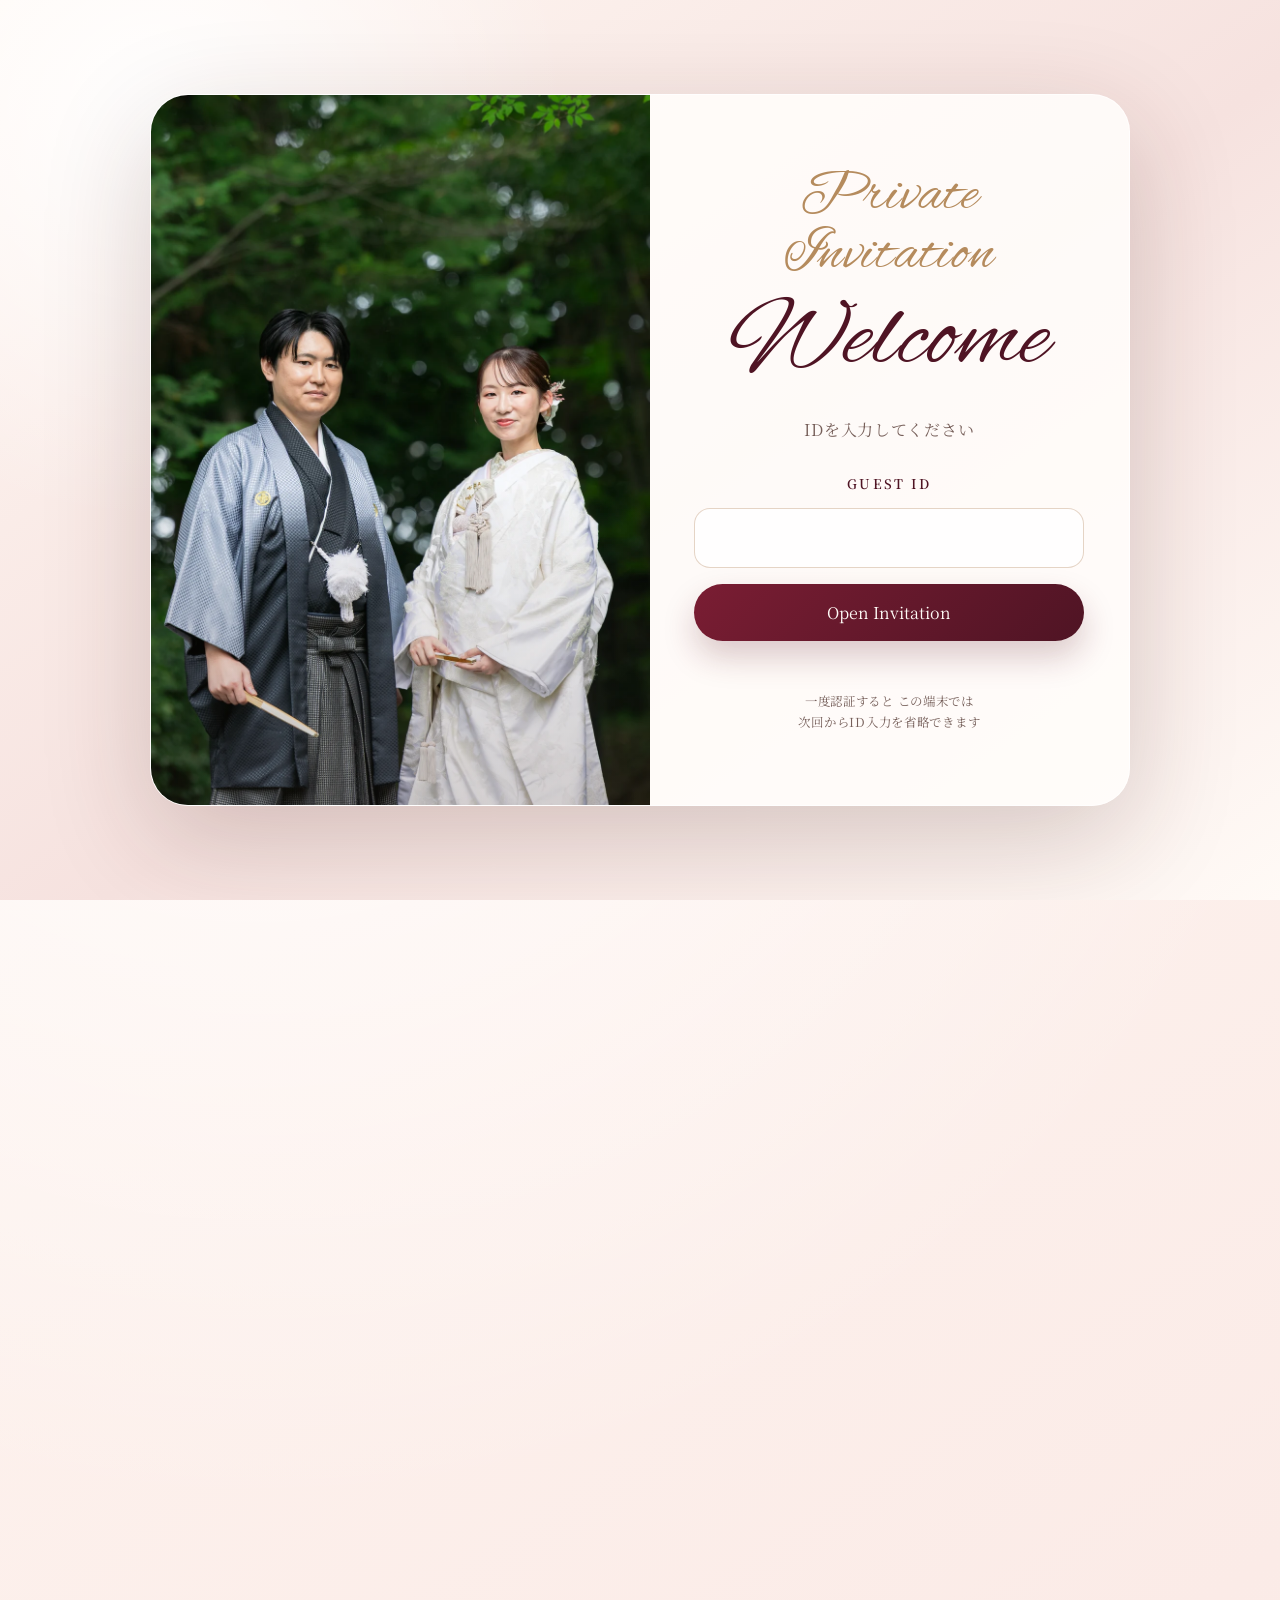
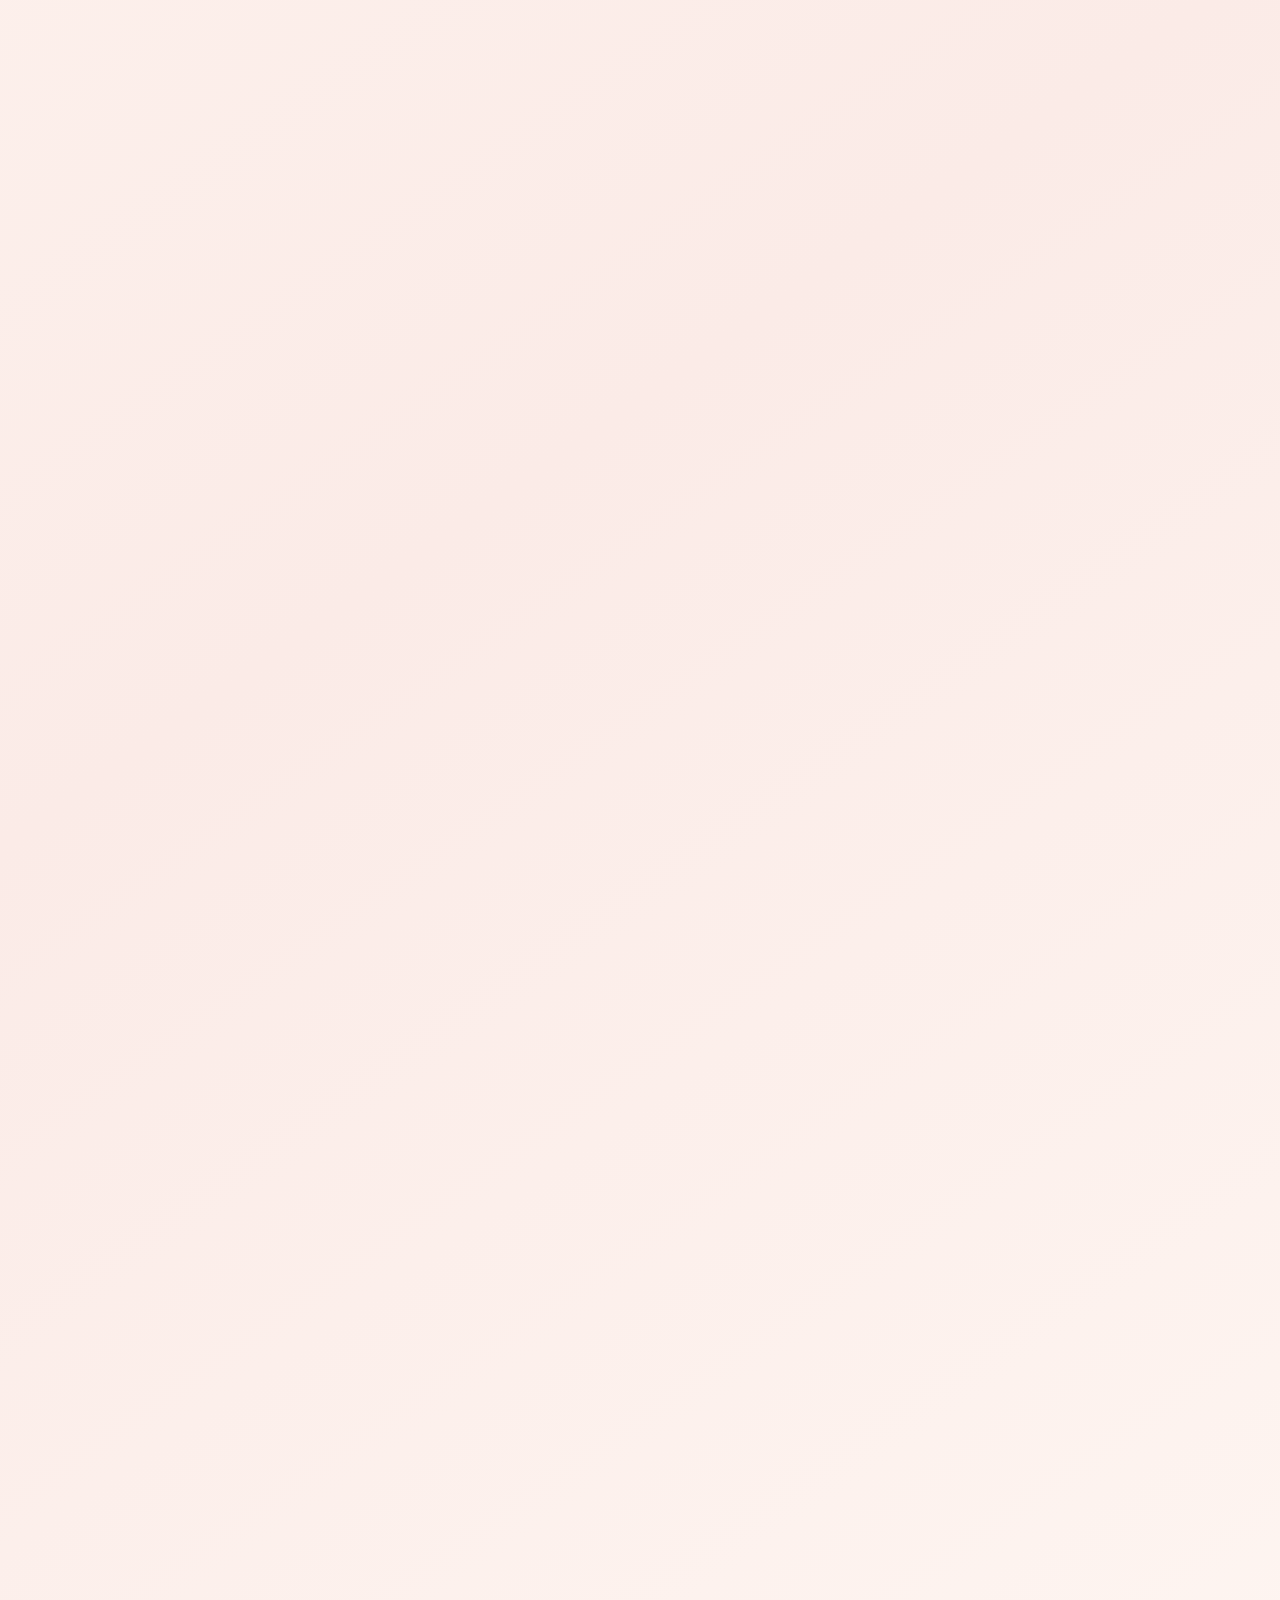
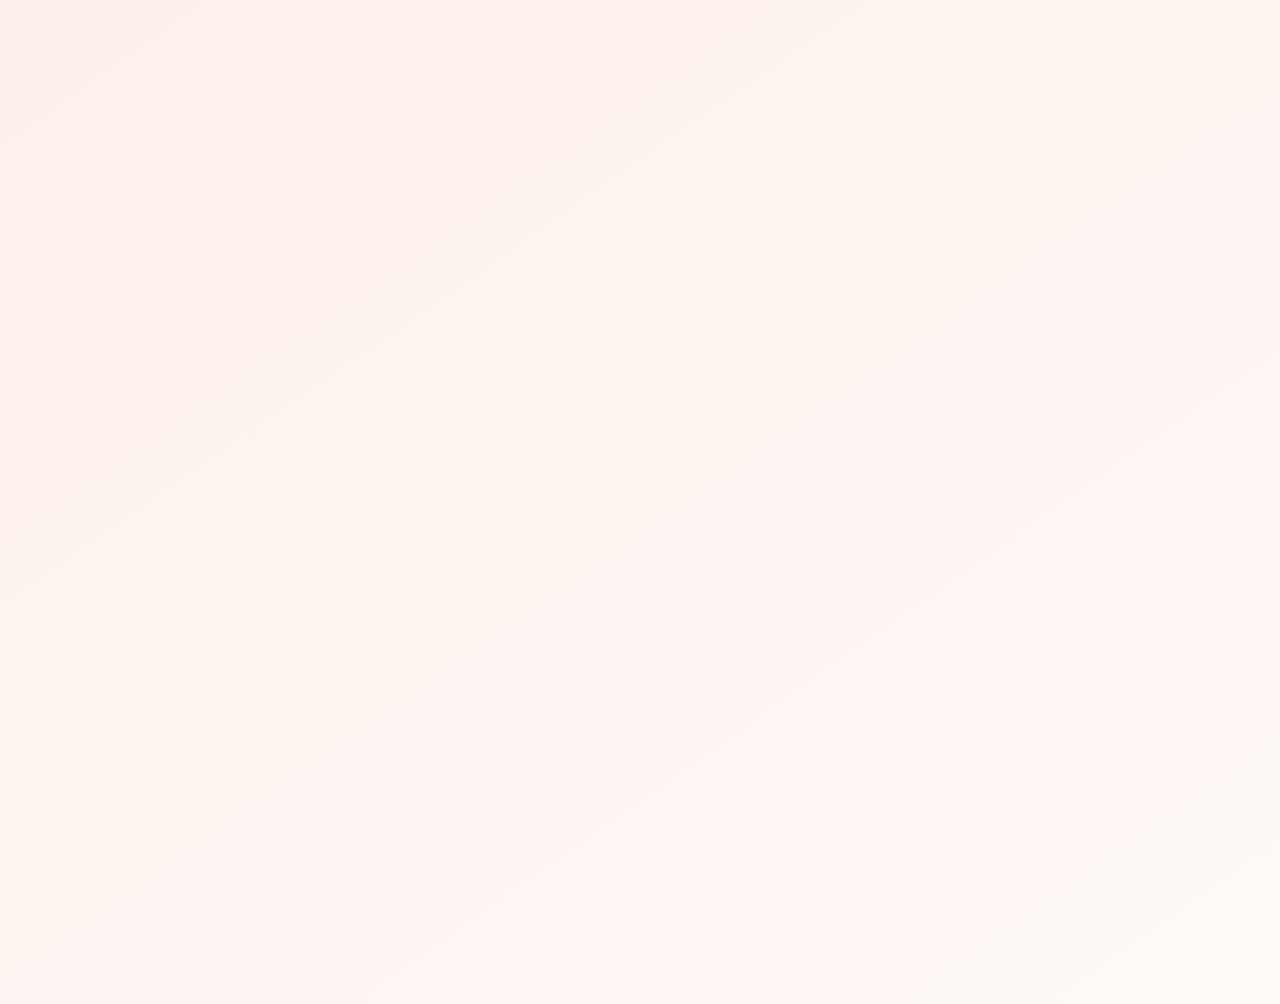
<file: index.html>
<!doctype html>
<html lang="ja">
<head>
  <meta charset="utf-8">
  <meta name="viewport" content="width=device-width, initial-scale=1">
  <meta name="robots" content="noindex,nofollow">
  <meta name="theme-color" content="#fff8f3">
  <title>Yusuke &amp; Aika Wedding Invitation</title>
  <link rel="icon" href="assets/favicon.svg" type="image/svg+xml">
  <link rel="preconnect" href="https://fonts.googleapis.com">
  <link rel="preconnect" href="https://fonts.gstatic.com" crossorigin>
  <link href="https://fonts.googleapis.com/css2?family=Alex+Brush&amp;family=Noto+Serif+JP:wght@400;500;600;700&amp;family=Old+Standard+TT:wght@400;700&amp;display=swap" rel="stylesheet">
  <link rel="stylesheet" href="css/style.css?v=20261122-song-vote-type">
</head>
<body class="auth-locked">
  <div id="thanksLoading" class="thanks-loading" role="status" aria-live="polite" hidden>
    <div class="thanks-loading-card">
      <div class="thanks-loading-icons" aria-hidden="true">
        <img class="thanks-loading-icon" src="assets/loading-baseball.png" width="80" height="80" alt="">
        <img class="thanks-loading-icon" src="assets/loading-mahjong.png" width="80" height="80" alt="">
        <img class="thanks-loading-icon" src="assets/loading-bass-clarinet.png" width="80" height="80" alt="">
      </div>
      <p>ふたりで準備しています…</p>
      <span>もう少しだけお待ちください</span>
    </div>
  </div>
  <div class="petal-layer" aria-hidden="true"></div>

  <section id="authOverlay" class="auth-overlay" aria-labelledby="authTitle">
    <div class="auth-card">
      <div class="auth-photo" aria-hidden="true">
        <img src="assets/wedding-27.webp" alt="" loading="eager">
      </div>
      <div class="auth-content">
        <p class="auth-kicker">Private Invitation</p>
        <h1 id="authTitle">Welcome</h1>
        <p class="auth-copy">
          IDを入力してください
        </p>
        <form id="authForm" class="auth-form" novalidate>
          <label for="guestIdEntry">Guest ID</label>
          <input id="guestIdEntry" name="guestIdEntry" type="text" inputmode="text" autocomplete="off" autocapitalize="none" spellcheck="false" required>
          <button id="authButton" class="primary-button" type="submit">Open Invitation</button>
          <p id="authStatus" class="form-status" aria-live="polite"></p>
        </form>
        <p class="auth-note">一度認証すると この端末では<br class="auth-note-break">次回からID入力を省略できます</p>
      </div>
    </div>
  </section>

  <div id="messageOverlay" class="message-overlay" role="button" tabindex="0" aria-label="招待状を開く" hidden>
    <div class="message-shade" aria-hidden="true"></div>
    <article class="message-card" aria-live="polite">
      <div class="message-card-content">
      <p class="script-label handwriting-text">Dear Guest</p>
      <h2 id="messageGuestName" class="message-name">ゲスト 様</h2>
      <p id="messageBody" class="message-text"></p>
      <p class="message-signature handwriting-text">Yusuke &amp; Aika</p>
      <div class="tap-guide">Tap to open</div>
      </div>
    </article>
  </div>

  <main class="site-shell">
    <div id="invitationPage" class="page-view" data-page="invitation">
      <section class="hero fade-in">
        <div class="hero-slider" aria-label="新郎新婦の写真スライド（左右にスワイプできます）">
          <div class="hero-slide is-active" style="--photo-position: 30% 55%"><img src="assets/wedding-30.webp" alt="森の中で斜め上を見上げる新郎新婦" loading="eager" draggable="false"></div>
          <div class="slider-dots" aria-label="写真切り替え"></div>
        </div>
        <div class="hero-copy">
          <p class="script-label handwriting-text">Wedding Invitation</p>
          <h1 class="handwriting-text">Yusuke &amp; Aika</h1>
          <p class="lead">
            <span class="copy-line">平素より温かく見守ってくださり <br class="mobile-only">ありがとうございます</span>
            <span class="copy-line">皆様への感謝を込めて <br class="mobile-only">ささやかながら結婚式を執り行います</span>
          </p>
        </div>
      </section>

      <section id="countdownSection" class="section fade-in is-hidden" aria-labelledby="countdown-title">
        <p class="section-kicker handwriting-text">Countdown</p>
        <h2 id="countdown-title" class="handwriting-text">Until Our Wedding</h2>
        <p id="countdownDate" class="section-note"></p>
        <div class="countdown-grid" aria-live="polite">
          <div class="count-card"><span id="days" class="count-number">0</span><span class="count-label">Days</span></div>
          <div class="count-card"><span id="hours" class="count-number">00</span><span class="count-label">Hours</span></div>
          <div class="count-card"><span id="minutes" class="count-number">00</span><span class="count-label">Minutes</span></div>
          <div class="count-card"><span id="seconds" class="count-number">00</span><span class="count-label">Seconds</span></div>
        </div>
      </section>

      <section class="section fade-in" aria-labelledby="details-title">
        <p class="section-kicker handwriting-text">Information</p>
        <h2 id="details-title" class="handwriting-text">Wedding Day</h2>
        <div class="info-grid">
          <article class="info-card"><h3>Date</h3><p class="info-value"><span class="number-font">2027.03.21</span><span class="info-subvalue">Sunday</span></p></article>
          <article class="info-card"><h3>Registration<span class="info-translation">受付</span></h3><p class="info-value"><span class="number-font">9:30〜9:45</span></p></article>
          <article class="info-card"><h3>Ceremony<span class="info-translation">挙式</span></h3><p class="info-value"><span class="number-font">10:00〜10:30</span></p></article>
          <article class="info-card"><h3>Reception<span class="info-translation">披露宴</span></h3><p class="info-value"><span class="number-font">11:00〜14:00</span></p></article>
        </div>
      </section>

      <section class="section fade-in" aria-labelledby="venue-title">
        <p class="section-kicker handwriting-text">Access</p>
        <h2 id="venue-title" class="handwriting-text">Venue</h2>
        <div class="venue-layout">
          <article class="venue-card">
            <h3 class="venue-name"><a href="https://www.kimptonshinjukuwedding.com/" target="_blank" rel="noopener">キンプトン新宿東京</a></h3>
            <p>東京都新宿区<br>西新宿三丁目4-7<br>TEL：03-3299-4534</p>
            <p class="venue-reception-floor">受付場所：16F</p>
            <p class="venue-link-note"><span>会場名をタップすると</span><br><span>公式HPを開けます</span></p>
            <p class="venue-arrival-note">当日はお気をつけて<br class="mobile-only">お越しください</p>
            <a class="button-link" href="https://www.google.com/maps/search/?api=1&amp;query=%E3%82%AD%E3%83%B3%E3%83%97%E3%83%88%E3%83%B3%E6%96%B0%E5%AE%BF%E6%9D%B1%E4%BA%AC" target="_blank" rel="noopener">Open Google Maps</a>
          </article>
          <div class="map-card" aria-label="Google Map">
            <iframe src="https://www.google.com/maps?q=%E3%82%AD%E3%83%B3%E3%83%97%E3%83%88%E3%83%B3%E6%96%B0%E5%AE%BF%E6%9D%B1%E4%BA%AC&amp;output=embed" title="キンプトン新宿東京の地図" loading="lazy" referrerpolicy="no-referrer-when-downgrade"></iframe>
          </div>
        </div>
      </section>

      <section id="rsvp" class="section fade-in" aria-labelledby="rsvp-title">
        <p class="section-kicker handwriting-text">RSVP</p>
        <h2 id="rsvp-title" class="handwriting-text">Reply Form</h2>
        <p id="rsvpInstruction" class="section-note">恐れ入りますが<br>挙式・披露宴それぞれのご出欠を<br><span class="rsvp-date">2027年1月31日(日)</span> までにご回答ください</p>
        <div class="rsvp-shell">
          <form id="rsvpForm" class="rsvp-form" novalidate>
            <input type="hidden" id="guestId" name="guestId" value="">
            <div class="form-grid">
              <div class="field"><label for="name">氏名 <span class="required">*</span></label><input id="name" name="name" type="text" value="" autocomplete="name" maxlength="100" required></div>
              <div class="field"><label for="email">メールアドレス <span class="required">*</span></label><input id="email" name="email" type="email" autocomplete="email" required placeholder="example@example.com"></div>
            </div>
            <div class="radio-grid">
              <fieldset class="radio-field"><legend>挙式 <span class="required">*</span></legend><div class="radio-options"><label class="radio-option"><input type="radio" name="ceremonyAttendance" value="出席" required>出席</label><label class="radio-option"><input type="radio" name="ceremonyAttendance" value="欠席">欠席</label></div></fieldset>
              <fieldset class="radio-field"><legend>披露宴 <span class="required">*</span></legend><div class="radio-options"><label class="radio-option"><input type="radio" name="receptionAttendance" value="出席" required>出席</label><label class="radio-option"><input type="radio" name="receptionAttendance" value="欠席">欠席</label></div></fieldset>
            </div>
            <fieldset class="radio-field allergy-field">
              <legend>アレルギー <span class="required">*</span></legend>
              <div class="radio-options">
                <label class="radio-option"><input type="radio" name="allergyChoice" value="あり" required>あり</label>
                <label class="radio-option"><input type="radio" name="allergyChoice" value="なし">なし</label>
              </div>
            </fieldset>
            <div id="allergyDetailsField" class="field allergy-details is-hidden">
              <label for="allergyDetails">アレルギーの詳細 <span class="required">*</span></label>
              <textarea id="allergyDetails" name="allergyDetails" placeholder="例：えび かに 落花生"></textarea>
            </div>
            <div class="field"><label for="guestMessage">メッセージ</label><textarea id="guestMessage" name="message" placeholder="新郎新婦へのメッセージが&#10;ありましたら ご入力ください"></textarea></div>
            <div class="submit-area"><button id="submitButton" class="primary-button" type="submit">Send Reply</button><p id="formStatus" class="form-status" aria-live="polite"></p></div>
          </form>
          <div id="thanksMessage" class="thanks-card is-hidden" aria-live="polite"><strong>ご回答ありがとうございました！</strong><p>当日お会いできますことを 心より楽しみにしております</p></div>
        </div>
      </section>

      <section id="onlineGift" class="section online-gift is-hidden" aria-labelledby="online-gift-title">
        <h2 id="online-gift-title">オンラインご祝儀のご案内</h2>
        <p class="section-note">ご祝儀はオンラインでも<br class="mobile-only">お贈りいただけます<br>ご利用の方は <br class="mobile-only">下記のページへお進みください</p>
        <a class="button-link" href="https://app.goshugi-pay.jp/s/bmz42rZF?openExternalBrowser=1" target="_blank" rel="noopener noreferrer">オンラインご祝儀のページへ</a>
      </section>

      <section id="prediction" class="section wedding-prediction fade-in is-hidden" aria-labelledby="prediction-title">
        <p id="prediction-title" class="section-kicker handwriting-text">Wedding Song Vote</p>
        <p class="section-note prediction-introduction">
          <span class="prediction-introduction-line">新婦が大好きな「嵐」の曲を</span>
          <span class="prediction-introduction-line">お色直し入場で流したいのですが</span>
          <span class="prediction-introduction-line">どうしても1曲に絞れません！</span>
          <span class="prediction-introduction-line prediction-introduction-request">そこで みなさまのお力を貸してください！</span>
          <span class="prediction-introduction-line"><strong>最も多くの票を集めた曲で</strong></span>
          <span class="prediction-introduction-line"><strong>新郎新婦が入場します！</strong></span>
        </p>
        <p class="prediction-rule"><span id="predictionInstructions">お好きな曲を1つ選んでください<br>投票は一度だけできます<br></span><span id="predictionDeadline">回答締め切り：2027年1月31日(日)</span></p>
        <div id="predictionList" class="prediction-list" aria-live="polite"></div>
      </section>

      <section id="lastPuzzle" class="section last-puzzle is-hidden" aria-labelledby="last-puzzle-title">
        <h2 id="last-puzzle-title" class="handwriting-text">The Last Puzzle</h2>
        <div id="lastPuzzleContent" class="puzzle-content"></div>
        <div id="puzzleHints"></div>
      </section>

      <footer class="footer fade-in"><p class="signature handwriting-text">Yusuke &amp; Aika</p><p><span class="number-font">2027.03.21</span></p><button id="changeGuestId" class="change-guest-id" type="button">IDを再入力する</button></footer>
    </div>
  </main>

  <script src="js/config.js?v=20261113-invitation-copy"></script>
  <script src="js/puzzle-hints.js?v=20261113-invitation-copy"></script>
  <script src="js/guest-access.js?v=20261113-invitation-copy"></script>
  <script src="js/handwriting-paths.js?v=20261113-invitation-copy"></script>
  <script src="js/handwriting-guides.js?v=20261113-invitation-copy"></script>
  <script src="js/dear-guest.js?v=20261114-puzzle-progress"></script>
  <script src="js/script.js?v=20261124-deadline-gift"></script>
</body>
</html>
</file>
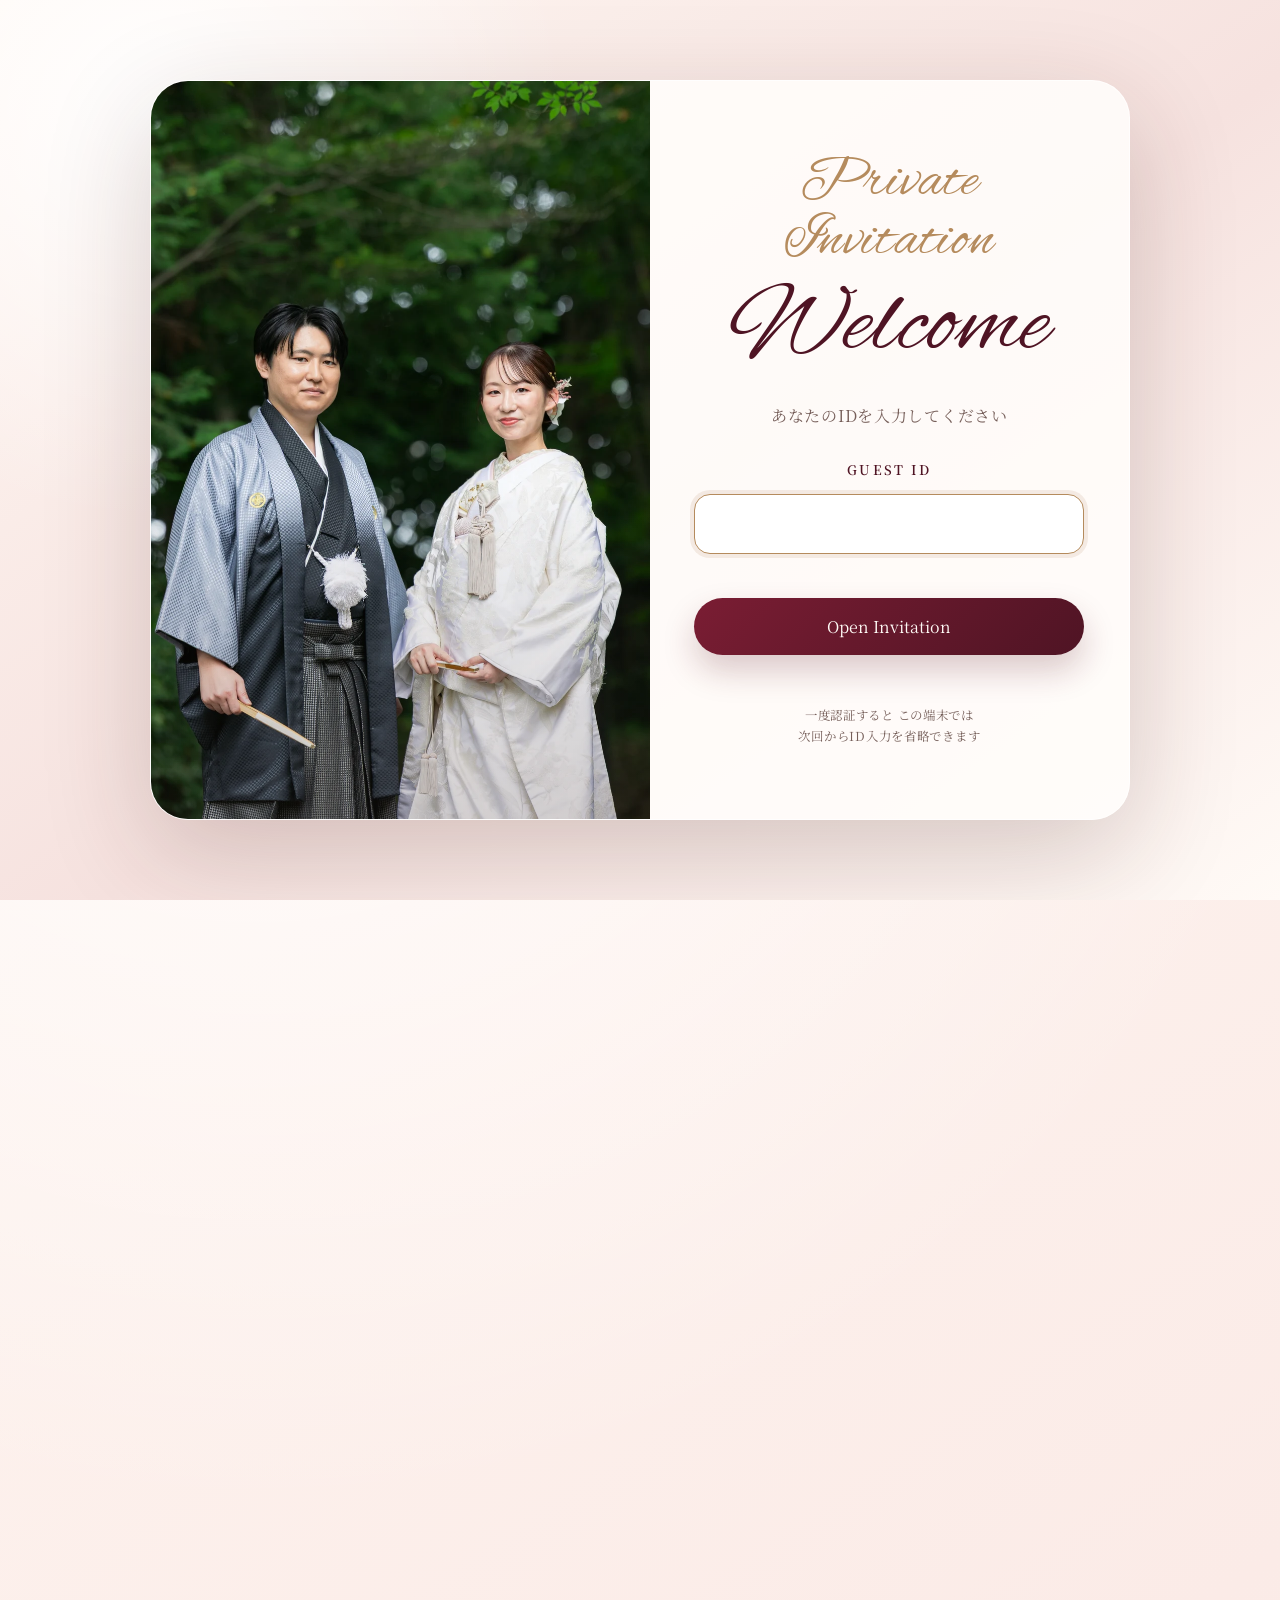
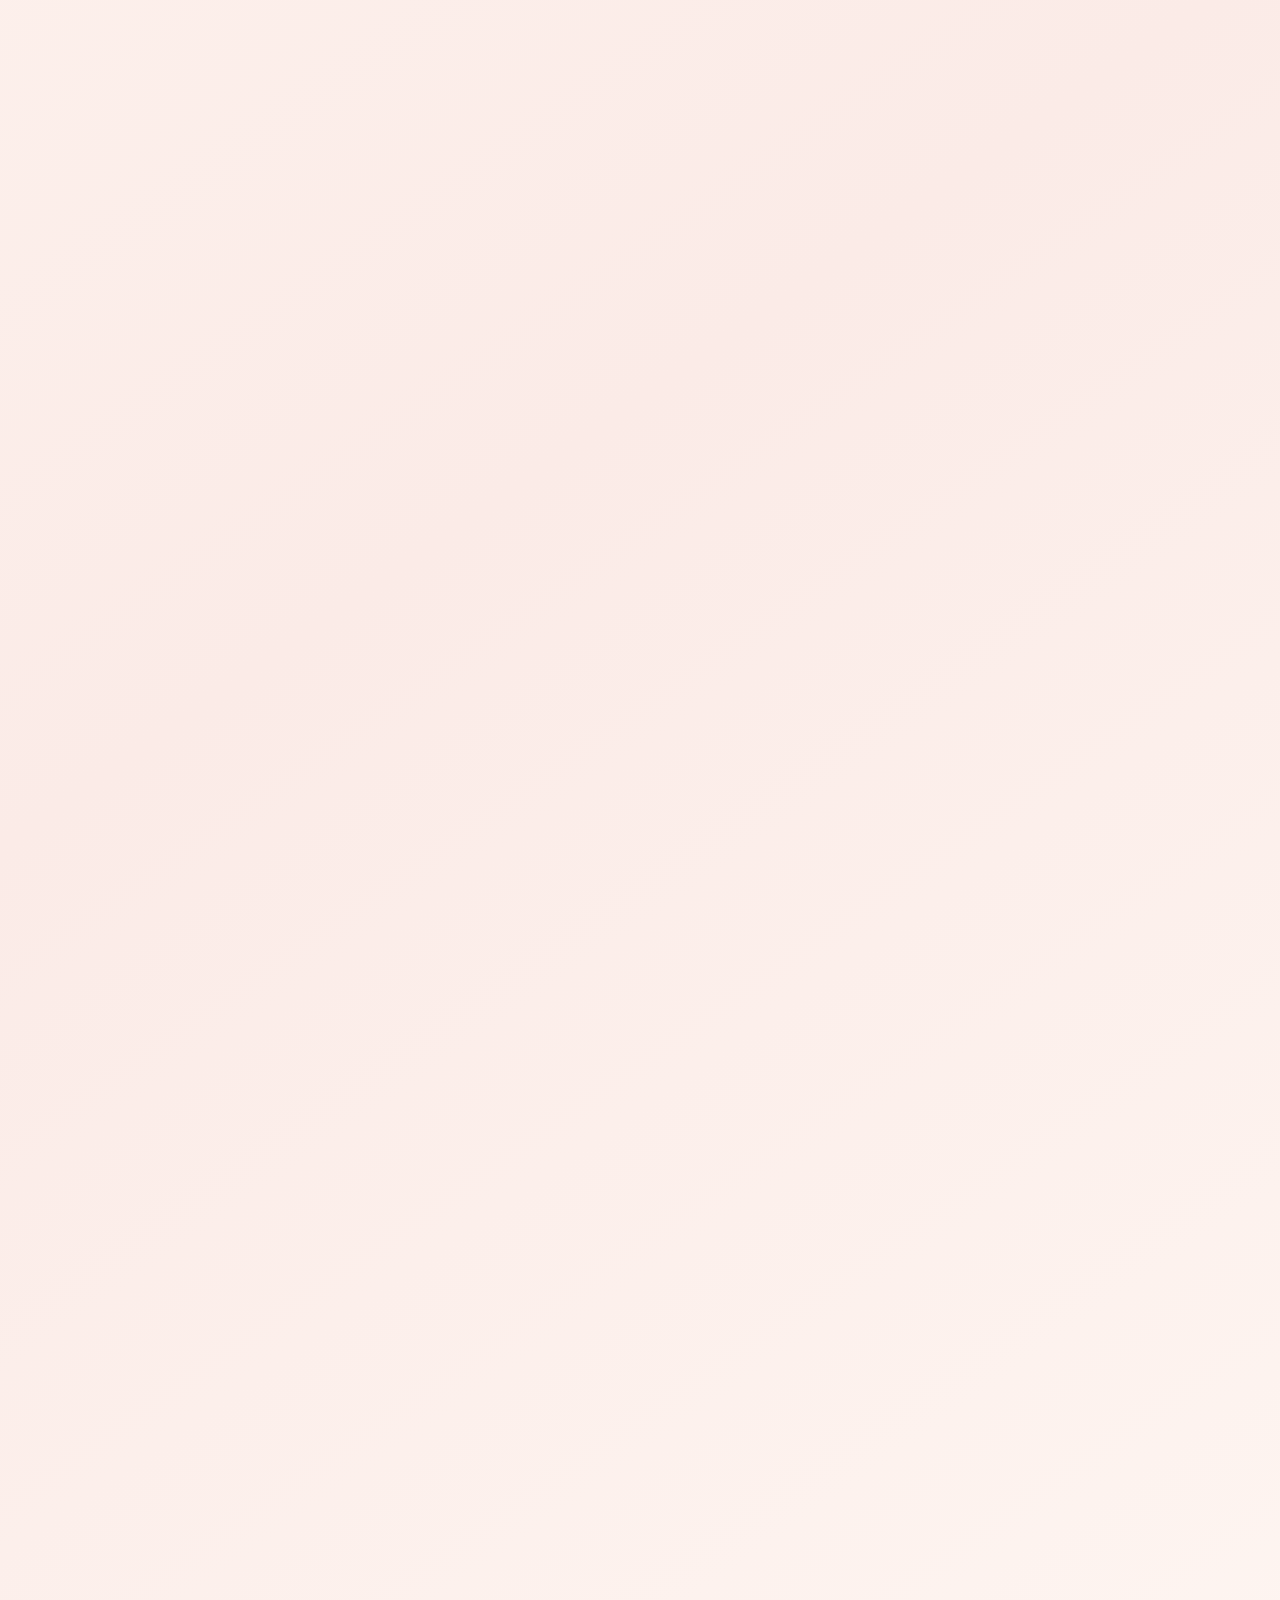
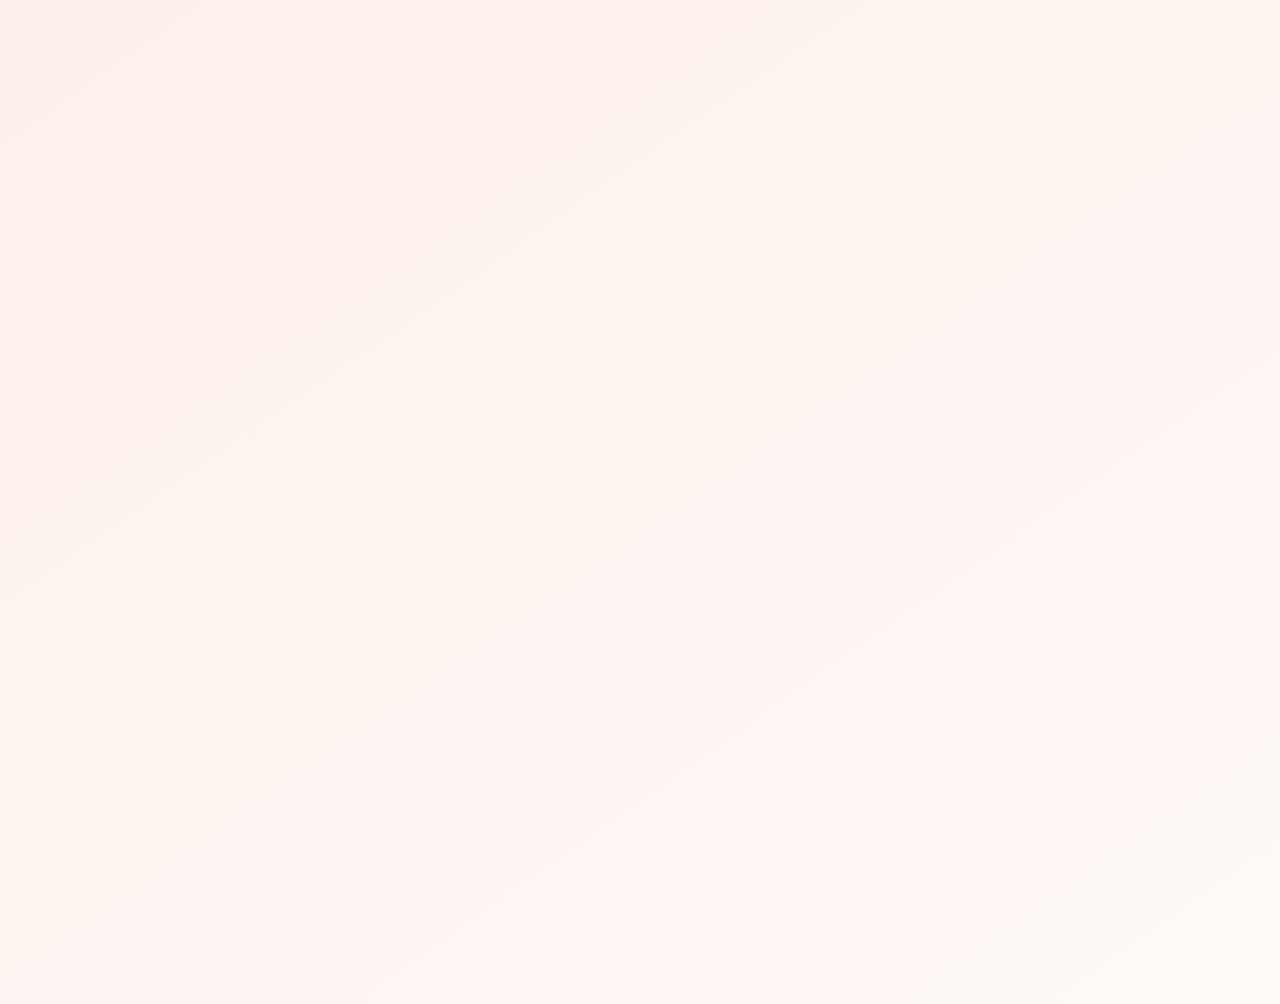
<file: thanks.html>
<!doctype html>
<html lang="ja">
<head>
  <meta charset="utf-8">
  <meta name="viewport" content="width=device-width, initial-scale=1">
  <meta name="robots" content="noindex,nofollow">
  <meta name="theme-color" content="#f4ecdc">
  <title>ありがとう | Yusuke &amp; Aika</title>
  <link rel="icon" href="assets/favicon.svg" type="image/svg+xml">
  <link rel="preconnect" href="https://fonts.googleapis.com">
  <link rel="preconnect" href="https://fonts.gstatic.com" crossorigin>
  <link href="https://fonts.googleapis.com/css2?family=Alex+Brush&amp;family=Noto+Serif+JP:wght@400;500;600;700&amp;family=Old+Standard+TT:wght@400;700&amp;display=swap" rel="stylesheet">
  <link rel="stylesheet" href="css/style.css?v=20261114-puzzle-progress">
</head>
<body class="thanks-page">
  <div id="thanksLoading" class="thanks-loading" role="status" aria-live="polite">
    <div class="thanks-loading-card">
      <div class="thanks-loading-icons" aria-hidden="true">
        <img class="thanks-loading-icon" src="assets/loading-baseball.png" width="80" height="80" alt="">
        <img class="thanks-loading-icon" src="assets/loading-mahjong.png" width="80" height="80" alt="">
        <img class="thanks-loading-icon" src="assets/loading-bass-clarinet.png" width="80" height="80" alt="">
      </div>
      <p>ふたりで準備しています…</p>
      <span>もう少しだけお待ちください</span>
    </div>
  </div>
  <main id="specialThanks" class="thanks-site" hidden>
    <article class="thanks-hero">
      <img src="assets/gallery-1.jpg" alt="祐輔と愛佳の写真">
      <div class="thanks-letter">
        <h1 class="section-kicker thanks-reveal">Thank You</h1>
        <p><span class="thanks-line thanks-reveal">私たちの結婚式にお越しいただき </span><span class="thanks-line thanks-reveal">本当にありがとうございました</span></p>
        <p><span class="thanks-line thanks-reveal">皆様と過ごした大切な一日を </span><span class="thanks-line thanks-reveal">これからもずっと心に刻んで</span></p>
        <p><span class="thanks-line thanks-reveal">これからも 私たちふたりを</span><span class="thanks-line thanks-reveal">どうぞよろしくお願いいたします</span></p>
        <div id="puzzleAchievement" class="thanks-achievement" role="status" hidden>
          <p><span class="thanks-line">あなたは <span class="achievement-title">The Last Puzzle</span> を</span><span class="thanks-line"><strong id="puzzleRank" class="number-font"></strong>番目に解き明かしました！</span></p>
          <p id="puzzleHintAchievement" class="puzzle-hint-achievement" lang="en"></p>
          <p id="earlySolveMessage" class="early-solve-message" hidden>もう ずっと前から気づいていたんですよね<br>感服いたしました...！</p>
        </div>
        <div class="thanks-signature thanks-reveal">Yusuke &amp; Aika</div>
      </div>
    </article>
    <footer class="footer">
      <div><button id="changeGuestId" class="change-guest-id" type="button">IDを再入力する</button></div>
    </footer>
  </main>
  <script src="js/config.js?v=20261113-invitation-copy"></script>
  <script src="js/puzzle-hints.js?v=20261113-invitation-copy"></script>
  <script src="js/guest-access.js?v=20261113-invitation-copy"></script>
  <script src="js/thanks.js?v=20261113-invitation-copy"></script>
</body>
</html>
</file>
<file: css/style.css>
@charset "UTF-8";
:root {
  --script: 'Alex Brush', cursive;
  --serif: 'Noto Serif JP', serif;
  --number: 'Old Standard TT', serif;
  --ink: #392724;
  --muted: #765f5a;
  --paper: #fffaf6;
  --paper-soft: #fff1eb;
  --rose: #b96074;
  --wine: #7a1d33;
  --wine-dark: #4f1424;
  --gold: #b58b5d;
  --line: rgba(181, 139, 93, .28);
  --shadow: 0 28px 88px rgba(65, 29, 23, .15);
  --prediction-green-soft: #f1f7f1;
  --prediction-check-icon: url("data:image/svg+xml,%3Csvg xmlns='http://www.w3.org/2000/svg' viewBox='0 0 20 20'%3E%3Cpath d='M4.5%2010.4L8%2013.8L15.5%206.2' fill='none' stroke='%235b8f65' stroke-width='2.4' stroke-linecap='round' stroke-linejoin='round'/%3E%3C/svg%3E");
}
* { box-sizing: border-box; }
html { scroll-behavior: smooth; }
body {
  margin: 0;
  min-height: 100svh;
  color: var(--ink);
  font-family: var(--serif);
  line-height: 1.85;
  line-break: strict;
  letter-spacing: .045em;
  background:
    radial-gradient(circle at 20% 10%, rgba(255,255,255,.92), transparent 28%),
    linear-gradient(145deg, #fff8f3 0%, #fbebe7 48%, #fffaf6 100%);
  overflow-x: hidden;
}
body.has-overlay, body.auth-locked, body.gift-modal-open, body.cotra-guide-open { overflow: hidden; }
a { color: inherit; }
img { max-width: 100%; }
.number-font, .count-number { font-family: var(--number); font-variant-numeric: tabular-nums; }
.is-hidden { display: none !important; }
[hidden] { display: none !important; }
.mobile-only { display: none; }
.copy-line { display: block; }

.auth-locked .site-shell { opacity: 0; pointer-events: none; }
.auth-overlay {
  position: fixed;
  inset: 0;
  z-index: 30;
  display: grid;
  place-items: center;
  padding: 24px;
  overflow-y: auto;
  background:
    radial-gradient(circle at 12% 12%, rgba(255,255,255,.94), transparent 30%),
    linear-gradient(145deg, #fff8f3 0%, #f6e2df 54%, #fffaf6 100%);
  transition: opacity .58s ease, visibility .58s ease;
}
.auth-overlay.is-closing { opacity: 0; visibility: hidden; pointer-events: none; }
.auth-card {
  display: grid;
  grid-template-columns: minmax(0, 1.02fr) minmax(380px, .98fr);
  width: min(980px, 100%);
  min-height: min(680px, calc(100svh - 48px));
  overflow: hidden;
  border: 1px solid rgba(255,255,255,.74);
  border-radius: 38px;
  background: rgba(255,253,251,.88);
  box-shadow: 0 32px 110px rgba(65,29,23,.20);
  animation: authCardIn .8s ease both;
}
@keyframes authCardIn {
  from { opacity: 0; transform: translateY(14px) scale(.992); }
  to { opacity: 1; transform: translateY(0) scale(1); }
}
.auth-photo { position: relative; min-height: 420px; overflow: hidden; }
.auth-photo::after {
  content: "";
  position: absolute;
  inset: 0;
  background: linear-gradient(180deg, transparent 55%, rgba(54,32,29,.20));
}
.auth-photo img { display: block; width: 100%; height: 100%; object-fit: cover; object-position: center; }
.auth-content { align-self: center; padding: clamp(38px, 6vw, 72px); text-align: center; }
.auth-kicker { margin: 0 0 8px; color: var(--gold); font-family: var(--script); font-size: clamp(2.2rem, 5vw, 3.7rem); line-height: 1; }
.auth-content h1 { margin: 0; color: var(--wine-dark); font-family: var(--script); font-size: clamp(4rem, 8vw, 6.4rem); font-weight: 400; line-height: .95; }
.auth-copy { margin: 24px 0 0; color: var(--muted); text-wrap: balance; }
.auth-form { display: grid; gap: 12px; margin: 28px auto 0; max-width: 390px; }
.auth-form label { color: var(--wine-dark); font-size: .82rem; font-weight: 600; letter-spacing: .18em; text-transform: uppercase; }
.auth-form input { text-align: center; font-family: var(--number); font-size: 1.05rem; letter-spacing: .11em; }
.auth-form .primary-button { width: 100%; margin-top: 4px; }
.auth-form .form-status { margin-top: 2px; }
.auth-note { margin: 8px auto 0; max-width: 390px; color: var(--muted); font-size: .78rem; line-height: 1.7; }
.auth-note-break { display: inline; }

.petal-layer { position: fixed; inset: 0; z-index: 0; pointer-events: none; overflow: hidden; }
.petal {
  position: absolute;
  top: -10vh;
  left: var(--left);
  width: var(--size);
  height: calc(var(--size) * .68);
  opacity: 0;
  border-radius: 82% 18% 72% 28%;
  background: radial-gradient(circle at 30% 25%, #fff, #ffd4df 58%, #f5a6b8 100%);
  box-shadow: 0 2px 10px rgba(185, 96, 116, .16);
  animation: petal-fall var(--duration) linear var(--delay) infinite;
  will-change: transform, opacity;
}
@keyframes petal-fall {
  0% {
    transform: translate3d(0, -12vh, 0) rotate(var(--rotate));
    opacity: 0;
  }
  10% { opacity: var(--alpha); }
  55% {
    transform: translate3d(calc(var(--drift) * .48), 54vh, 0) rotate(calc(var(--rotate) + 230deg));
    opacity: var(--alpha);
  }
  100% {
    transform: translate3d(var(--drift), 112vh, 0) rotate(calc(var(--rotate) + 560deg));
    opacity: 0;
  }
}
@media (prefers-reduced-motion: reduce) {
  .handwriting-text.is-handwriting-ready > .handwriting-render { display: none; }
  .handwriting-text.is-handwriting-ready::after {
    content: attr(aria-label);
    display: block;
  }
  .petal {
    top: var(--static-top);
    left: var(--left);
    opacity: var(--alpha);
    animation: none;
    transform: rotate(var(--rotate));
  }
}

.message-overlay {
  position: fixed;
  inset: 0;
  z-index: 20;
  display: grid;
  place-items: center;
  padding: 24px;
  background:
    linear-gradient(180deg, rgba(40,24,20,.12), rgba(40,24,20,.56)),
    url('../assets/wedding-27.webp');
  background-size: cover;
  background-position: center 42%;
  transition: opacity .76s ease, visibility .76s ease;
}
.message-overlay.is-closing { opacity: 0; visibility: hidden; pointer-events: none; }
.message-shade { position: absolute; inset: 0; backdrop-filter: blur(1.2px) saturate(1.06); }
.message-card {
  position: relative;
  width: min(91vw, 660px);
  max-height: calc(100svh - 48px);
  overflow-y: auto;
  overscroll-behavior: contain;

  color: #fffdfb;
  text-align: center;
  border: 1px solid rgba(255, 255, 255, .58);
  border-radius: 34px;
  background: linear-gradient(180deg, rgba(54, 32, 29, .62), rgba(54, 32, 29, .36));
  box-shadow: 0 36px 100px rgba(0, 0, 0, .34);
  transform: translateY(8px);
  animation: cardIn .9s ease .1s forwards;
}
@keyframes cardIn { to { transform: translateY(0); } }
.message-card-content { position: relative; padding: clamp(32px, 5vw, 60px) clamp(24px, 5vw, 58px); }
.message-card-content::before {
  content: "";
  position: absolute;
  inset: 13px;
  border: 1px solid rgba(255, 255, 255, .25);
  border-radius: 26px;
  pointer-events: none;
}
.script-label, .section-kicker, .page-kicker {
  margin: 0 0 8px;
  font-family: var(--script);
  font-size: clamp(2.35rem, 7vw, 4.35rem);
  line-height: 1;
  letter-spacing: .025em;
  font-weight: 400;
}
.message-name {
  margin: 18px 0;
  font-size: clamp(1.28rem, 4vw, 2rem);
  font-weight: 600;
  letter-spacing: .13em;
}
.message-text {
  margin: 0;
  font-size: clamp(.95rem, 2.8vw, 1.07rem);
  line-height: 2.16;
  text-wrap: pretty;
}
.rsvp-date { white-space: nowrap; }
@media (max-width: 380px) { #rsvpInstruction { font-size: clamp(.8rem, 4vw, 1rem); } }
.prediction-card h3, .answer-confirmation dt { white-space: pre-line; }
.message-phrase { display: inline-block; white-space: pre; }
.message-sentence { display: block; text-wrap: pretty; overflow-wrap: anywhere; }
.message-sentence + .message-sentence { margin-top: .7em; }
.message-sentence.is-custom { white-space: pre-wrap; }
.message-signature {
  margin: 22px 0 0;
  font-family: var(--script);
  font-size: clamp(2.05rem, 6.4vw, 3.35rem);
  line-height: 1;
  letter-spacing: .022em;
}
.tap-guide {
  margin: 30px auto 0;
  width: fit-content;
  padding: 8px 18px;
  color: rgba(255, 255, 255, .94);
  border: 1px solid rgba(255, 255, 255, .52);
  border-radius: 999px;
  font-size: .78rem;
  letter-spacing: .22em;
  text-transform: uppercase;
  animation: pulse 1.8s ease-in-out infinite;
}
@keyframes pulse { 0%, 100% { opacity: .58; transform: translateY(0); } 50% { opacity: 1; transform: translateY(-2px); } }

/* 字形は変えず、見えないペン先だけを筆記体の書き順に沿わせる */
.handwriting-text {
  --handwriting-duration: 3.8s;
  --handwriting-delay: .1s;
  width: fit-content;
  max-width: 100%;
  margin-inline: auto;
}
.handwriting-word {
  position: relative;
  display: inline-block;
  max-width: 100%;
  vertical-align: baseline;
}
.handwriting-render { display: inline; }
.handwriting-word-source { visibility: hidden; }
.handwriting-word-svg {
  position: absolute;
  inset: 0;
  width: 100%;
  height: 100%;
  pointer-events: none;
  user-select: none;
}
.handwriting-word-svg {
  overflow: visible;
  color: inherit;
  opacity: 1;
  shape-rendering: geometricPrecision;
}
.handwriting-glyph {
  fill: currentColor;
}
.handwriting-glyph.is-handwriting-capital {
  stroke: currentColor;
  stroke-width: .45px;
  stroke-linecap: round;
  stroke-linejoin: round;
  paint-order: stroke fill;
  vector-effect: non-scaling-stroke;
}
.handwriting-mask { mask-type: luminance; }
.handwriting-pen-path {
  fill: none;
  stroke: #fff;
  stroke-width: var(--handwriting-pen-width, 150);
  stroke-linecap: round;
  stroke-linejoin: round;
  stroke-dasharray: 1;
  stroke-dashoffset: 1;
  opacity: 0;
  will-change: stroke-dashoffset, opacity;
}
.handwriting-glyph-completion {
  fill: #fff;
  opacity: 0;
}
.message-overlay.is-handwriting-active .handwriting-pen-path,
body.invitation-open .handwriting-text.is-handwriting-visible .handwriting-pen-path {
  animation: handwritingPenDraw var(--glyph-duration) linear calc(var(--handwriting-delay) + var(--glyph-delay)) both;
}
.message-overlay.is-handwriting-active .handwriting-glyph-completion,
body.invitation-open .handwriting-text.is-handwriting-visible .handwriting-glyph-completion {
  animation: handwritingGlyphComplete var(--completion-duration) linear calc(var(--handwriting-delay) + var(--completion-delay)) both;
}
.message-card .script-label.handwriting-text { --handwriting-duration: 3.4s; --handwriting-delay: .18s; }
.message-signature.handwriting-text { --handwriting-duration: 4.4s; --handwriting-delay: .62s; }
.hero-copy .script-label.handwriting-text { --handwriting-duration: 4.6s; --handwriting-delay: .1s; }
.hero-copy h1.handwriting-text { --handwriting-duration: 5.2s; --handwriting-delay: .45s; }
.section h2.handwriting-text { --handwriting-duration: 4.3s; --handwriting-delay: .3s; }
#prediction-title.handwriting-text { --handwriting-duration: 4.8s; --handwriting-delay: .22s; }
.footer .signature.handwriting-text { --handwriting-duration: 4.5s; --handwriting-delay: .14s; }
@keyframes handwritingPenDraw {
  0% { opacity: 0; stroke-dashoffset: 1; }
  1% { opacity: 1; stroke-dashoffset: .99; }
  100% { opacity: 1; stroke-dashoffset: 0; }
}
@keyframes handwritingGlyphComplete { to { opacity: 1; } }

.site-shell { position: relative; z-index: 1; width: min(1120px, calc(100% - 32px)); margin: 0 auto; padding: 28px 0 80px; }
.page-view { animation: pageIn .45s ease both; }
@keyframes pageIn { from { opacity: 0; transform: translateY(8px); } to { opacity: 1; transform: translateY(0); } }
.hero {
  overflow: hidden;
  border-radius: 36px;
  background: rgba(255, 255, 255, .82);
  box-shadow: var(--shadow);
  border: 1px solid var(--line);
}
.hero-slider {
  position: relative;
  height: clamp(470px, 70vw, 820px);
  overflow: hidden;
  background: var(--paper-soft);
  touch-action: pan-y;
}
.hero-slide { position: absolute; inset: 0; opacity: 0; transition: opacity 1.1s ease; }
.hero-slide.is-active { opacity: 1; }
.hero-slide img { width: 100%; height: 100%; display: block; object-fit: cover; object-position: var(--photo-position, center); user-select: none; -webkit-user-drag: none; }
.slider-dots { position: absolute; left: 50%; bottom: 18px; transform: translateX(-50%); display: flex; gap: 10px; }
.slide-dot { width: 9px; height: 9px; border: 0; border-radius: 999px; background: rgba(255,255,255,.54); padding: 0; cursor: pointer; }
.slide-dot.is-active { width: 28px; background: #fff; }
.hero-copy { padding: clamp(30px, 5vw, 60px) 24px clamp(34px, 5vw, 64px); text-align: center; }
.hero-copy h1, .section h2, .page-title {
  margin: 0 auto;
  font-family: var(--script);
  font-weight: 400;
  line-height: 1.04;
  letter-spacing: .022em;
  color: var(--wine-dark);
}
.hero-copy h1 { font-size: clamp(3.25rem, 9.5vw, 6.8rem); }
.lead { margin: 24px auto 0; max-width: 740px; color: var(--muted); font-size: clamp(.98rem, 2.4vw, 1.06rem); text-wrap: balance; }

.section {
  position: relative;
  margin-top: 28px;
  padding: clamp(30px, 5vw, 56px);
  border-radius: 32px;
  background: rgba(255, 255, 255, .78);
  border: 1px solid var(--line);
  box-shadow: 0 18px 62px rgba(73, 35, 28, .10);
  overflow: hidden;
}
.section::before {
  content: "";
  position: absolute;
  inset: 12px;
  border: 1px solid rgba(173, 122, 79, .13);
  border-radius: 25px;
  pointer-events: none;
}
.section > * { position: relative; }
.section-kicker, .page-kicker { color: var(--gold); text-align: center; font-size: clamp(2.1rem, 6vw, 3.7rem); }
.section h2, .page-title { text-align: center; font-size: clamp(2.75rem, 6.6vw, 4.9rem); }
.section-note { margin: 18px auto 0; max-width: 760px; text-align: center; color: var(--muted); text-wrap: balance; }
.section-note .number-font, .info-value > .number-font, .footer .number-font { white-space: nowrap; }

.countdown-grid { display: grid; grid-template-columns: repeat(4, minmax(0, 1fr)); gap: 14px; margin-top: 30px; }
.count-card { display: flex; padding: 22px 10px 18px; flex-direction: column; align-items: center; text-align: center; border-radius: 24px; background: linear-gradient(180deg, #fff, #fff7f1); border: 1px solid rgba(173, 122, 79, .24); box-shadow: 0 12px 28px rgba(88, 45, 38, .07); }
.count-number { display: block; width: 100%; color: var(--wine); font-size: clamp(2rem, 7vw, 4rem); font-kerning: none; line-height: 1; letter-spacing: 0; text-align: center; }
.count-label { display: block; margin-top: 10px; color: var(--muted); font-size: .75rem; letter-spacing: .22em; text-transform: uppercase; }

.info-grid { display: grid; grid-template-columns: repeat(2, minmax(0, 1fr)); gap: 18px; margin-top: 34px; }
.info-card {
  display: flex;
  min-height: 200px;
  padding: 32px 20px 34px;
  flex-direction: column;
  justify-content: center;
  text-align: center;
  border-radius: 26px;
  background: linear-gradient(180deg, rgba(255,253,251,.96), rgba(255,248,243,.92));
  border: 1px solid rgba(173, 122, 79, .28);
  box-shadow: 0 12px 30px rgba(88, 45, 38, .055);
}
.info-card h3 {
  margin: 0;
  color: var(--wine-dark);
  font-size: clamp(1.25rem, 1.65vw, 1.5rem);
  font-weight: 700;
  line-height: 1.3;
  letter-spacing: .18em;
}
.info-card h3::after {
  content: "";
  display: block;
  width: 42px;
  height: 1px;
  margin: 17px auto 19px;
  background: rgba(181, 139, 93, .68);
}
.info-value {
  display: flex;
  margin: 0;
  flex-direction: column;
  align-items: center;
  gap: 8px;
  color: var(--wine);
  font-size: clamp(1.6rem, 2.35vw, 2.05rem);
  font-weight: 700;
  line-height: 1.2;
  letter-spacing: .055em;
}
.info-subvalue {
  color: var(--ink);
  font-family: var(--serif);
  font-size: clamp(1.05rem, 1.45vw, 1.25rem);
  font-weight: 500;
  line-height: 1.5;
  letter-spacing: .13em;
}

.venue-layout { display: grid; grid-template-columns: minmax(0, .9fr) minmax(0, 1.1fr); gap: 22px; align-items: stretch; margin-top: 30px; }
.venue-card, .map-card { border-radius: 28px; background: rgba(255,250,246,.90); border: 1px solid rgba(173, 122, 79, .23); overflow: hidden; }
.venue-card { display: flex; padding: 28px; flex-direction: column; align-items: center; justify-content: center; text-align: center; }
.venue-name { margin: 0 0 10px; font-size: clamp(1.52rem, 2.05vw, 1.76rem); color: var(--wine-dark); letter-spacing: .1em; }
.venue-name a { text-decoration: none; border-bottom: 1px solid rgba(79,20,36,.35); }
.venue-card p { margin: 8px 0 0; color: var(--muted); text-wrap: pretty; }
.map-card iframe { display: block; width: 100%; min-height: 340px; border: 0; }
.button-link { display: inline-flex; align-items: center; justify-content: center; gap: 8px; margin-top: 20px; padding: 12px 20px; color: #fffaf6; background: linear-gradient(135deg, var(--wine), var(--wine-dark)); border-radius: 999px; text-decoration: none; box-shadow: 0 12px 24px rgba(93, 23, 37, .18); }

.rsvp-shell { margin-top: 30px; }
.rsvp-form { max-width: 820px; margin: 0 auto; }
.form-grid { display: grid; grid-template-columns: 1fr 1fr; gap: 18px; }
.field { display: grid; gap: 8px; margin-top: 18px; }
.field label, .radio-field legend { color: var(--wine-dark); font-weight: 600; letter-spacing: .1em; }
.required { color: var(--wine); }
input[type="text"], input[type="email"], textarea {
  width: 100%;
  padding: 14px 16px;
  border-radius: 16px;
  border: 1px solid rgba(173, 122, 79, .32);
  background: rgba(255, 255, 255, .88);
  color: var(--ink);
  font: inherit;
  outline: none;
  transition: border-color .2s ease, box-shadow .2s ease, background .2s ease;
}
input:focus, textarea:focus { border-color: var(--gold); box-shadow: 0 0 0 4px rgba(173,122,79,.13); background: #fff; }
textarea { min-height: 112px; resize: vertical; }
textarea::placeholder { white-space: pre-wrap; }
.radio-grid { display: grid; grid-template-columns: 1fr 1fr; gap: 18px; margin-top: 18px; }
.radio-field { margin: 0; padding: 18px; border: 1px solid rgba(173, 122, 79, .23); border-radius: 22px; background: rgba(255,250,246,.74); }
.radio-options { display: grid; grid-template-columns: 1fr 1fr; gap: 10px; margin-top: 12px; }
.radio-option { position: relative; display: flex; align-items: center; justify-content: center; min-height: 48px; padding: 10px; border-radius: 999px; border: 1px solid rgba(173, 122, 79, .28); background: #fff; color: var(--muted); cursor: pointer; }
.radio-option input { position: absolute; opacity: 0; pointer-events: none; }
.radio-option:has(input:checked) { color: #fff; background: linear-gradient(135deg, var(--wine), var(--rose)); border-color: transparent; box-shadow: 0 10px 22px rgba(140,32,57,.18); }
.allergy-field { margin-top: 18px; }
.allergy-field .radio-options { max-width: 440px; }
.allergy-details { animation: fieldIn .28s ease both; }
@keyframes fieldIn { from { opacity: 0; transform: translateY(-5px); } to { opacity: 1; transform: translateY(0); } }
.submit-area { margin-top: 28px; text-align: center; }
.primary-button {
  min-width: 240px;
  padding: 14px 28px;
  border: 0;
  border-radius: 999px;
  color: #fffaf6;
  background: linear-gradient(135deg, var(--wine), var(--wine-dark));
  box-shadow: 0 16px 32px rgba(93, 23, 37, .22);
  transition: transform .18s ease, opacity .18s ease, box-shadow .18s ease;
  font: inherit;
  cursor: pointer;
}
.primary-button:hover { transform: translateY(-1px); box-shadow: 0 18px 38px rgba(93, 23, 37, .25); }
.primary-button:disabled { opacity: .62; cursor: progress; transform: none; }
.form-status { min-height: 1.7em; margin: 16px 0 0; color: var(--muted); text-align: center; }
.form-status.is-error { color: #a83a3a; }
.form-status.is-success { color: #47744b; }
.thanks-card { max-width: 720px; margin: 30px auto 0; padding: 28px; text-align: center; border-radius: 26px; background: linear-gradient(180deg, #fff, #fff6f2); border: 1px solid rgba(173, 122, 79, .28); box-shadow: 0 14px 34px rgba(73, 35, 28, .09); }
.thanks-card strong { display: block; color: var(--wine-dark); font-size: 1.18rem; margin-bottom: 8px; text-wrap: balance; }
.thanks-card p { text-wrap: pretty; }
.wedding-prediction { padding-bottom: clamp(36px, 6vw, 68px); }
.prediction-introduction { container-type: inline-size; }
.prediction-introduction-line { display: block; font-size: min(.95rem, 4.5cqi); line-height: 1.85; white-space: nowrap; }
.prediction-introduction-request { margin-top: .5lh; }
.prediction-rule {
  width: fit-content;
  max-width: 100%;
  margin: 18px auto 0;
  padding: 8px 14px;
  color: var(--wine-dark);
  border: 1px solid rgba(122,29,51,.16);
  border-radius: 999px;
  background: rgba(255,248,243,.82);
  font-size: .72rem;
  line-height: 1.7;
  text-align: center;
  text-wrap: balance;
}
.prediction-list { display: grid; max-width: 760px; margin: 30px auto 0; gap: 18px; }
.prediction-card {
  padding: clamp(22px, 4vw, 30px);
  border: 1px solid rgba(173,122,79,.24);
  border-radius: 26px;
  background: linear-gradient(145deg, rgba(255,255,255,.98), rgba(255,247,242,.94));
  box-shadow: 0 14px 34px rgba(73,35,28,.07);
}
.prediction-card-header { display: grid; grid-template-columns: 48px minmax(0, 1fr); align-items: start; gap: 15px; }
.prediction-number {
  display: grid;
  width: 48px;
  height: 48px;
  place-items: center;
  color: #fff;
  border-radius: 50%;
  background: linear-gradient(135deg, var(--rose), var(--wine));
  font-size: .92rem;
  letter-spacing: .06em;
  box-shadow: 0 9px 20px rgba(122,29,51,.18);
}
.prediction-card h3 { margin: 4px 0 0; color: var(--ink); font-size: clamp(1.02rem, 2.7vw, 1.28rem); line-height: 1.75; letter-spacing: .06em; text-wrap: pretty; }
.prediction-options, .prediction-results { display: grid; margin-top: 22px; gap: 10px; }
.prediction-option {
  display: grid;
  width: 100%;
  min-height: 54px;
  padding: 0 16px;
  grid-template-columns: 24px minmax(0, 1fr);
  align-items: center;
  gap: 12px;
  color: var(--ink);
  border: 1px solid rgba(122,29,51,.17);
  border-radius: 999px;
  background: rgba(255,255,255,.9);
  font: inherit;
  font-size: .9rem;
  font-weight: 500;
  line-height: 1.55;
  text-align: left;
  cursor: pointer;
  transition: transform .18s ease, border-color .18s ease, background .18s ease, box-shadow .18s ease;
}
.prediction-option:hover { transform: translateY(-1px); border-color: rgba(122,29,51,.4); box-shadow: 0 8px 20px rgba(73,35,28,.07); }
.song-vote-highlight { color: #a83a3a; }
.prediction-option-mark { position: relative; display: grid; width: 24px; height: 24px; place-items: center; border: 1.5px solid rgba(122,29,51,.3); border-radius: 50%; background: #fff; transition: border-color .18s ease, background .18s ease, box-shadow .18s ease; }
.prediction-option-mark::after { content: ""; position: absolute; inset: 2px; border-radius: 50%; background: var(--prediction-check-icon) center / contain no-repeat; opacity: 0; transform: scale(.72); transition: opacity .16s ease, transform .2s cubic-bezier(.22, 1, .36, 1); }
.prediction-option.is-selected { border-color: var(--wine); background: #fff7f4; box-shadow: 0 8px 22px rgba(122,29,51,.09); }
.prediction-option.is-selected .prediction-option-mark { border-color: rgba(91,143,101,.5); background: var(--prediction-green-soft); box-shadow: 0 2px 8px rgba(91,143,101,.13); }
.prediction-option.is-selected .prediction-option-mark::after { opacity: 1; transform: scale(1); }
.prediction-submit {
  display: block;
  min-width: 210px;
  min-height: 48px;
  margin: 18px auto 0;
  padding: 11px 22px;
  color: #fff;
  border: 0;
  border-radius: 999px;
  background: linear-gradient(135deg, var(--wine), var(--wine-dark));
  box-shadow: 0 11px 24px rgba(79,20,36,.2);
  font: inherit;
  font-size: .83rem;
  font-weight: 600;
  letter-spacing: .06em;
  cursor: pointer;
}
.prediction-submit:disabled { opacity: .42; box-shadow: none; cursor: default; }
.prediction-result { position: relative; min-height: 50px; overflow: hidden; border: 1px solid rgba(122,29,51,.14); border-radius: 999px; background: rgba(255,255,255,.86); }
.prediction-result-bar { position: absolute; inset: 0 auto 0 0; border-radius: inherit; background: rgba(181,139,93,.18); transition: width .45s ease; }
.prediction-result.is-selected { border-color: rgba(122,29,51,.43); }
.prediction-result.is-selected .prediction-result-bar { background: rgba(122,29,51,.16); }
.prediction-result-copy { position: relative; z-index: 1; display: flex; min-height: 50px; padding: 10px 16px; align-items: center; justify-content: space-between; gap: 12px; }
.prediction-result-label { font-size: .88rem; font-weight: 600; line-height: 1.55; text-wrap: pretty; }
.prediction-result-check { display: inline-block; width: 23px; height: 23px; margin: 0 9px -6px 0; border: 1px solid rgba(91,143,101,.42); border-radius: 50%; background: var(--prediction-green-soft) var(--prediction-check-icon) center / 18px 18px no-repeat; box-shadow: 0 2px 7px rgba(91,143,101,.13); }
.prediction-percentage { flex: 0 0 auto; color: var(--wine-dark); font-size: 1rem; }
.prediction-voted-note { margin: 14px 0 0; color: var(--muted); font-size: .72rem; text-align: right; }
.prediction-card-status { margin: 13px 0 0; color: var(--muted); font-size: .76rem; text-align: center; }
.prediction-card-status:empty { display: none; }
.prediction-card-status.is-error { color: #a83a3a; }
.prediction-loading { margin: 0; padding: 28px; color: var(--muted); border-radius: 22px; background: rgba(255,255,255,.72); text-align: center; }
.prediction-complete-message {
  margin: 4px 0 0;
  padding: clamp(20px, 4vw, 28px);
  color: var(--wine-dark);
  border: 1px solid rgba(173,122,79,.28);
  border-radius: 24px;
  background: linear-gradient(145deg, rgba(255,255,255,.98), rgba(255,243,237,.94));
  box-shadow: 0 14px 34px rgba(73,35,28,.07);
  font-size: clamp(1rem, 2.6vw, 1.18rem);
  font-weight: 600;
  line-height: 1.8;
  letter-spacing: .05em;
  text-align: center;
  text-wrap: balance;
}
.prediction-complete-line { display: inline-block; max-width: 100%; overflow-wrap: anywhere; text-wrap: pretty; }
.prediction-vote-count { display: block; font-size: .72rem; font-weight: 400; text-align: right; }
.prediction-verdict { margin: 18px 0 0; padding: 12px 16px; border-radius: 14px; background: #f8efed; color: var(--wine-dark); font-weight: 600; line-height: 1.8; text-wrap: pretty; }
.prediction-verdict.is-correct { background: var(--prediction-green-soft); color: #3d7047; }
.prediction-option:focus-visible, .prediction-submit:focus-visible { outline: 3px solid rgba(181,139,93,.48); outline-offset: 3px; }
.gift-information { padding-bottom: clamp(34px, 5.5vw, 62px); }
.section .gift-information-title {
  color: var(--wine-dark);
  font-family: var(--serif);
  font-size: clamp(2.25rem, 5vw, 3.45rem);
  font-weight: 500;
  line-height: 1.35;
  letter-spacing: .1em;
  white-space: nowrap;
}
.gift-details {
  max-width: 880px;
  margin: 30px auto 0;
  border: 1px solid rgba(173,122,79,.28);
  border-radius: 26px;
  background: rgba(255,250,246,.82);
  box-shadow: 0 14px 34px rgba(73,35,28,.07);
  overflow: hidden;
}
.gift-details summary {
  display: flex;
  min-height: 92px;
  padding: 20px 24px;
  align-items: center;
  justify-content: space-between;
  gap: 20px;
  color: var(--wine-dark);
  list-style: none;
  cursor: pointer;
}
.gift-details summary::-webkit-details-marker { display: none; }
.gift-details summary:focus-visible { outline: 3px solid rgba(181,139,93,.38); outline-offset: -5px; }
.gift-summary-copy { display: flex; flex-direction: column; gap: 2px; }
.gift-summary-copy strong { font-size: clamp(1.02rem, 2vw, 1.2rem); letter-spacing: .1em; }
.gift-summary-copy small { color: var(--muted); font-size: .72rem; letter-spacing: .08em; }
.gift-summary-icon {
  position: relative;
  width: 30px;
  height: 30px;
  flex: 0 0 30px;
  border: 1px solid rgba(122,29,51,.26);
  border-radius: 50%;
}
.gift-summary-icon::before, .gift-summary-icon::after {
  content: "";
  position: absolute;
  top: 50%;
  left: 50%;
  width: 12px;
  height: 1px;
  background: var(--wine);
  transform: translate(-50%, -50%);
  transition: transform .22s ease;
}
.gift-summary-icon::after { transform: translate(-50%, -50%) rotate(90deg); }
.gift-details[open] .gift-summary-icon::after { transform: translate(-50%, -50%) rotate(0); }
.gift-details-body { padding: 4px 24px 26px; border-top: 1px solid rgba(181,139,93,.18); }
.gift-introduction { margin: 22px auto 0; color: var(--muted); text-align: center; line-height: 2; text-wrap: pretty; }
.gift-copy-line, .gift-copy-note { display: block; }
.gift-copy-note { color: var(--wine-dark); font-weight: 600; }
.gift-copy-line > span, .gift-copy-note > span { display: inline; }
.gift-method-grid { display: grid; grid-template-columns: repeat(2, minmax(0, 1fr)); gap: 14px; margin-top: 24px; }
.gift-method-card {
  position: relative;
  display: flex;
  min-height: 172px;
  padding: 24px 22px;
  flex-direction: column;
  overflow: hidden;
  border: 1px solid rgba(173,122,79,.22);
  border-radius: 22px;
  background: linear-gradient(145deg, rgba(255,255,255,.98), rgba(255,246,241,.94));
}
.gift-method-number { display: block; color: var(--gold); font-size: .78rem; letter-spacing: .16em; }
.gift-method-card h3 { margin: 7px 0 0; color: var(--wine-dark); font-size: 1.08rem; letter-spacing: .1em; }
.gift-method-card p { margin: 10px 0 0; flex: 1; color: var(--muted); font-size: .88rem; line-height: 1.85; text-wrap: pretty; }
.gift-method-card p span { display: block; }
.gift-show-button {
  width: 100%;
  min-height: 44px;
  margin-top: 17px;
  padding: 10px 16px;
  color: var(--wine-dark);
  border: 1px solid rgba(122,29,51,.28);
  border-radius: 999px;
  background: rgba(255,255,255,.86);
  font: inherit;
  font-size: .8rem;
  font-weight: 600;
  letter-spacing: .08em;
  cursor: pointer;
  transition: color .18s ease, background .18s ease, transform .18s ease;
}
.gift-show-button:hover { color: #fff; background: var(--wine); transform: translateY(-1px); }
.gift-guide-button {
  min-height: 42px;
  margin-top: 10px;
  padding: 9px 14px;
  color: var(--wine);
  border: 0;
  border-radius: 999px;
  background: transparent;
  font: inherit;
  font-size: .72rem;
  font-weight: 600;
  line-height: 1.55;
  text-decoration: underline;
  text-decoration-color: rgba(122,29,51,.36);
  text-underline-offset: 4px;
  cursor: pointer;
}
.gift-show-button:focus-visible, .gift-copy-button:focus-visible, .gift-sent-button:focus-visible,
.gift-secondary-button:focus-visible, .gift-confirm-button:focus-visible, .gift-modal-close:focus-visible,
.gift-guide-button:focus-visible, .gift-report-cancel-button:focus-visible,
.cotra-guide-close:focus-visible, .cotra-guide-menu button:focus-visible,
.cotra-guide-navigation button:focus-visible, .cotra-official-link:focus-visible {
  outline: 3px solid rgba(181,139,93,.48);
  outline-offset: 3px;
}
.gift-complete-card {
  display: flex;
  max-width: 720px;
  margin: 30px auto 0;
  padding: clamp(24px, 4vw, 34px);
  align-items: center;
  gap: 20px;
  border: 1px solid rgba(92,129,92,.25);
  border-radius: 26px;
  background: linear-gradient(145deg, rgba(255,255,255,.96), rgba(242,249,241,.94));
  box-shadow: 0 14px 34px rgba(73,35,28,.07);
}
.gift-complete-mark {
  display: grid;
  width: 52px;
  height: 52px;
  flex: 0 0 52px;
  place-items: center;
  color: #fff;
  border-radius: 50%;
  background: #668267;
  font-family: var(--number);
  font-size: 1.5rem;
}
.gift-complete-card strong { color: var(--wine-dark); font-size: 1.05rem; }
.gift-complete-title-line, .gift-recording-line { display: inline; }
.gift-complete-card p { margin: 7px 0 0; color: var(--muted); font-size: .86rem; line-height: 1.8; }
.gift-complete-card p span { display: inline; }
.gift-pending-card {
  border-color: rgba(181,139,93,.32);
  background: linear-gradient(145deg, rgba(255,255,255,.98), rgba(255,247,225,.94));
}
.gift-pending-card .gift-complete-mark { background: #bd934f; }
.gift-report-cancel-button {
  min-height: 42px;
  margin-top: 15px;
  padding: 9px 18px;
  color: var(--wine);
  border: 1px solid rgba(122,29,51,.22);
  border-radius: 999px;
  background: rgba(255,255,255,.82);
  font: inherit;
  font-size: .76rem;
  cursor: pointer;
}
.gift-report-cancel-button:disabled { opacity: .58; cursor: progress; }
.gift-issue-card {
  max-width: 720px;
  margin: 30px auto 0;
  padding: 22px 24px;
  border: 1px solid rgba(168,58,58,.23);
  border-radius: 22px;
  background: linear-gradient(145deg, rgba(255,255,255,.98), rgba(255,239,236,.94));
  text-align: center;
}
.gift-issue-card strong { display: block; color: #8f3434; }
.gift-issue-card strong span, .gift-issue-card p span { display: inline; }
.gift-issue-card p { margin: 8px 0 0; color: var(--muted); font-size: .84rem; line-height: 1.85; }

.gift-modal {
  position: fixed;
  inset: 0;
  z-index: 40;
  display: grid;
  place-items: center;
  padding: max(18px, env(safe-area-inset-top)) 18px max(18px, env(safe-area-inset-bottom));
}
.gift-modal-backdrop { position: absolute; inset: 0; background: rgba(49,24,28,.64); backdrop-filter: blur(7px); }
.gift-modal-card {
  position: relative;
  width: min(680px, 100%);
  max-height: calc(100svh - 36px);
  padding: clamp(28px, 5vw, 48px);
  overflow-y: auto;
  border: 1px solid rgba(255,255,255,.72);
  border-radius: 32px;
  background: linear-gradient(145deg, #fffdfb, #fff4ee);
  box-shadow: 0 30px 100px rgba(32,12,18,.34);
  outline: none;
  animation: giftModalIn .28s ease both;
}
@keyframes giftModalIn { from { opacity: 0; transform: translateY(10px) scale(.99); } to { opacity: 1; transform: translateY(0) scale(1); } }
.gift-modal-close {
  position: absolute;
  top: 17px;
  right: 17px;
  display: grid;
  width: 42px;
  height: 42px;
  padding: 0;
  place-items: center;
  color: var(--muted);
  border: 1px solid rgba(122,29,51,.18);
  border-radius: 50%;
  background: rgba(255,255,255,.76);
  font: 300 1.55rem/1 sans-serif;
  cursor: pointer;
}
.gift-modal-kicker { margin: 0; color: var(--gold); font-family: var(--script); font-size: clamp(2rem, 6vw, 3rem); line-height: 1; }
.gift-modal-card h2 { margin: 7px 52px 0 0; color: var(--wine-dark); font-size: clamp(1.45rem, 4vw, 2rem); line-height: 1.5; letter-spacing: .08em; }
.gift-modal-card h2.is-cash-recording { font-size: clamp(1.4rem, 3.6vw, 1.72rem); letter-spacing: .05em; white-space: nowrap; }
.gift-modal-description { margin: 13px 0 0; color: var(--muted); font-size: .9rem; line-height: 1.8; text-wrap: pretty; }
.gift-account-fields { display: grid; gap: 9px; margin-top: 24px; }
.gift-account-fields:empty { display: none; }
.gift-account-row {
  display: grid;
  grid-template-columns: minmax(130px, .72fr) minmax(0, 1.28fr);
  min-height: 60px;
  padding: 11px 13px 11px 17px;
  align-items: center;
  gap: 16px;
  border: 1px solid rgba(181,139,93,.20);
  border-radius: 16px;
  background: rgba(255,255,255,.88);
}
.gift-account-label { color: var(--muted); font-size: .73rem; font-weight: 600; letter-spacing: .08em; }
.gift-account-value-wrap { display: flex; min-width: 0; align-items: center; justify-content: space-between; gap: 12px; }
.gift-account-value { min-width: 0; color: var(--ink); font-size: 1rem; overflow-wrap: anywhere; }
.gift-copy-button {
  min-width: 72px;
  min-height: 38px;
  padding: 7px 10px;
  flex: 0 0 auto;
  color: var(--wine);
  border: 1px solid rgba(122,29,51,.22);
  border-radius: 999px;
  background: #fff8f4;
  font: inherit;
  font-size: .69rem;
  cursor: pointer;
}
.gift-modal-note { margin: 18px 0 0; padding: 13px 15px; color: var(--muted); border-radius: 14px; background: rgba(181,139,93,.10); font-size: .78rem; line-height: 1.75; }
.gift-modal-note:empty { display: none; }
.gift-modal-status { min-height: 1.5em; margin: 15px 0 0; color: var(--muted); text-align: center; font-size: .82rem; }
.gift-modal-status:empty { display: none; }
.gift-modal-status.is-error { color: #a83a3a; }
.gift-modal-actions { margin-top: 22px; text-align: center; }
.gift-sent-button, .gift-confirm-button, .gift-secondary-button {
  min-height: 48px;
  padding: 12px 24px;
  border-radius: 999px;
  font: inherit;
  font-size: .84rem;
  cursor: pointer;
}
.gift-sent-button, .gift-confirm-button { color: #fff; border: 0; background: linear-gradient(135deg, var(--wine), var(--wine-dark)); box-shadow: 0 12px 26px rgba(79,20,36,.20); }
.gift-sent-button { min-width: 220px; }
.gift-confirm-panel { margin-top: 18px; padding: 22px; border: 1px solid rgba(122,29,51,.20); border-radius: 20px; background: #fff; text-align: center; }
.gift-confirm-panel strong { color: var(--wine-dark); font-size: 1.08rem; }
.gift-confirm-panel p { margin: 8px 0 0; color: var(--muted); font-size: .8rem; line-height: 1.75; text-wrap: pretty; }
.gift-declaration-fields { display: grid; margin-top: 18px; text-align: left; gap: 8px; }
.gift-declaration-fields label { display: flex; margin-top: 4px; align-items: baseline; justify-content: space-between; gap: 12px; color: var(--wine-dark); font-size: .8rem; font-weight: 600; }
.gift-declaration-fields label small { color: var(--muted); font-size: .66rem; font-weight: 400; }
.gift-declaration-fields input, .gift-declaration-fields textarea {
  width: 100%;
  padding: 12px 13px;
  color: var(--ink);
  border: 1px solid rgba(122,29,51,.20);
  border-radius: 13px;
  background: #fffaf7;
  font: inherit;
  font-size: .82rem;
  line-height: 1.7;
  letter-spacing: .025em;
}
.gift-declaration-fields textarea { min-height: 92px; resize: vertical; }
.gift-declaration-fields input:focus, .gift-declaration-fields textarea:focus { outline: 3px solid rgba(181,139,93,.30); border-color: rgba(122,29,51,.34); }
.gift-confirm-actions { display: flex; margin-top: 18px; justify-content: center; gap: 10px; }
.gift-secondary-button { color: var(--muted); border: 1px solid rgba(122,29,51,.20); background: #fffaf7; }
.gift-confirm-button:disabled { opacity: .58; cursor: progress; }

.cotra-guide-modal {
  position: fixed;
  inset: 0;
  z-index: 45;
  display: grid;
  place-items: center;
  padding: max(18px, env(safe-area-inset-top)) 18px max(18px, env(safe-area-inset-bottom));
}
.cotra-guide-backdrop { position: absolute; inset: 0; background: rgba(37,27,24,.68); backdrop-filter: blur(7px); }
.cotra-guide-card {
  position: relative;
  width: min(700px, 100%);
  max-height: calc(100svh - 36px);
  padding: clamp(28px, 5vw, 46px);
  overflow-y: auto;
  border: 1px solid rgba(255,255,255,.72);
  border-radius: 32px;
  background: linear-gradient(145deg, #fffdfb, #fff4ee);
  box-shadow: 0 30px 100px rgba(32,12,18,.34);
  outline: none;
  animation: giftModalIn .28s ease both;
}
.cotra-guide-close {
  position: absolute;
  top: 17px;
  right: 17px;
  display: grid;
  width: 42px;
  height: 42px;
  padding: 0;
  place-items: center;
  color: var(--muted);
  border: 1px solid rgba(122,29,51,.18);
  border-radius: 50%;
  background: rgba(255,255,255,.78);
  font: 300 1.55rem/1 sans-serif;
  cursor: pointer;
}
.cotra-guide-kicker { margin: 0; color: var(--gold); font-family: var(--script); font-size: clamp(2rem, 6vw, 3rem); line-height: 1; }
.cotra-guide-card h2 { margin: 7px 52px 0 0; color: var(--wine-dark); font-size: clamp(1.5rem, 4vw, 2rem); line-height: 1.5; letter-spacing: .08em; }
.cotra-guide-introduction { margin: 10px 0 0; color: var(--muted); font-size: .88rem; line-height: 1.85; }
.cotra-guide-introduction span { display: inline; }
.cotra-guide-menu { display: grid; grid-template-columns: repeat(2, minmax(0, 1fr)); margin-top: 24px; gap: 10px; }
.cotra-guide-menu button {
  min-height: 58px;
  padding: 12px 16px;
  color: var(--wine-dark);
  border: 1px solid rgba(122,29,51,.20);
  border-radius: 16px;
  background: rgba(255,255,255,.86);
  font: inherit;
  font-size: .8rem;
  line-height: 1.65;
  text-align: left;
  cursor: pointer;
}
.cotra-guide-menu button:hover { border-color: rgba(122,29,51,.38); background: #fff; }
.cotra-guide-answer { margin-top: 24px; padding: 24px; border: 1px solid rgba(181,139,93,.22); border-radius: 22px; background: rgba(255,255,255,.84); }
.cotra-answer-label { margin: 0; color: var(--gold); font-size: .68rem; font-weight: 700; letter-spacing: .14em; text-transform: uppercase; }
.cotra-guide-answer h3 { margin: 5px 0 0; color: var(--wine-dark); font-size: 1.12rem; line-height: 1.65; outline: none; }
.cotra-answer-copy { margin: 13px 0 0; color: var(--muted); font-size: .84rem; line-height: 1.9; }
.cotra-answer-copy span { display: inline; }
.cotra-step-list, .cotra-check-list { display: grid; margin: 17px 0 0; padding: 0; gap: 10px; list-style: none; }
.cotra-step-list { counter-reset: cotra-step; }
.cotra-step-list li { position: relative; min-height: 48px; padding: 10px 12px 10px 52px; border-radius: 14px; background: #fff8f4; counter-increment: cotra-step; }
.cotra-step-list li::before { content: counter(cotra-step); position: absolute; top: 12px; left: 13px; display: grid; width: 28px; height: 28px; place-items: center; color: #fff; border-radius: 50%; background: var(--wine); font-family: var(--number); font-size: .78rem; }
.cotra-step-list strong, .cotra-step-list span { display: block; }
.cotra-step-list strong { color: var(--wine-dark); font-size: .82rem; }
.cotra-step-list span { margin-top: 2px; color: var(--muted); font-size: .76rem; line-height: 1.75; }
.cotra-check-list li { position: relative; padding-left: 22px; color: var(--muted); font-size: .82rem; line-height: 1.85; }
.cotra-check-list li::before { content: "✓"; position: absolute; left: 0; color: var(--gold); font-weight: 700; }
.cotra-guide-caution { margin: 18px 0 0; padding: 13px 15px; color: var(--muted); border-radius: 14px; background: rgba(181,139,93,.11); font-size: .78rem; line-height: 1.8; }
.cotra-guide-caution strong, .cotra-guide-caution span { display: inline; }
.cotra-official-link { display: inline-flex; min-height: 44px; margin-top: 18px; padding: 10px 17px; align-items: center; color: #fff; border-radius: 999px; background: var(--wine); font-size: .76rem; font-weight: 600; line-height: 1.6; text-decoration: none; }
.cotra-guide-navigation { margin-top: 16px; text-align: center; }
.cotra-guide-navigation button { min-height: 42px; padding: 9px 16px; color: var(--wine); border: 0; background: transparent; font: inherit; font-size: .76rem; text-decoration: underline; text-underline-offset: 4px; cursor: pointer; }
.cotra-guide-security { margin: 22px 0 0; padding-top: 18px; color: var(--muted); border-top: 1px solid rgba(181,139,93,.20); font-size: .72rem; line-height: 1.8; text-align: center; }
.cotra-guide-security strong, .cotra-guide-security span { display: inline; }

.sub-page { min-height: calc(var(--vh, 1vh) * 100 - 56px); padding: 64px 0 28px; }
.page-intro { margin: 0 auto 26px; padding: clamp(30px, 5vw, 54px); border-radius: 34px; text-align: center; background: rgba(255,255,255,.78); border: 1px solid var(--line); box-shadow: var(--shadow); }
.page-title { font-size: clamp(3.2rem, 8vw, 6rem); }
.profile-intro { position: relative; overflow: hidden; }
.profile-intro::before, .profile-intro::after {
  content: "";
  position: absolute;
  width: 180px;
  height: 180px;
  border: 1px solid rgba(181, 139, 93, .18);
  border-radius: 50%;
}
.profile-intro::before { top: -116px; left: -66px; }
.profile-intro::after { right: -78px; bottom: -122px; }
.profile-intro > * { position: relative; }
.profile-lead { margin: 22px auto 0; color: var(--muted); font-size: clamp(.9rem, 2vw, 1rem); line-height: 2; text-wrap: balance; }

.profile-showcase {
  position: relative;
  display: grid;
  grid-template-columns: minmax(0, 1fr) 72px minmax(0, 1fr);
  align-items: start;
  gap: 12px;
  margin: 0 auto;
  padding: clamp(44px, 6vw, 72px) clamp(24px, 5vw, 64px);
  overflow: hidden;
  border: 1px solid var(--line);
  border-radius: 34px;
  background:
    radial-gradient(circle at 12% 14%, rgba(255,255,255,.94), transparent 25%),
    linear-gradient(145deg, rgba(255,253,251,.96), rgba(251,235,231,.88));
  box-shadow: var(--shadow);
}
.profile-showcase::before {
  content: "";
  position: absolute;
  inset: 12px;
  border: 1px solid rgba(181,139,93,.15);
  border-radius: 25px;
  pointer-events: none;
}
.profile-ornament {
  position: absolute;
  color: rgba(122,29,51,.035);
  font-family: var(--script);
  font-size: clamp(15rem, 31vw, 25rem);
  line-height: .7;
  pointer-events: none;
  user-select: none;
}
.profile-ornament-left { bottom: -42px; left: -12px; }
.profile-ornament-right { top: 32px; right: -18px; }
.person-card { position: relative; z-index: 1; min-width: 0; text-align: center; }
.profile-photo-wrap { position: relative; width: fit-content; margin: 0 auto; }
.profile-photo {
  position: relative;
  width: clamp(190px, 23vw, 252px);
  aspect-ratio: 1;
  overflow: hidden;
  border: 8px solid rgba(255,255,255,.96);
  border-radius: 50%;
  background: #d8d1cb;
  box-shadow: 0 18px 48px rgba(77,36,31,.17), 0 0 0 1px rgba(181,139,93,.30);
  touch-action: manipulation;
  -webkit-tap-highlight-color: transparent;
  user-select: none;
}
.profile-photo::after {
  content: "";
  position: absolute;
  inset: 0;
  border-radius: inherit;
  box-shadow: inset 0 0 0 1px rgba(255,255,255,.32);
  pointer-events: none;
}
.profile-photo img {
  position: absolute;
  top: 6%;
  width: 250%;
  max-width: none;
  height: auto;
  display: block;
}
.person-card-groom .profile-photo img { left: -128%; }
.person-card-bride .profile-photo img { left: -24%; }
.profile-speech-bubble {
  position: absolute;
  z-index: 3;
  top: -20px;
  left: 72%;
  width: max-content;
  max-width: min(180px, 60vw);
  margin: 0;
  padding: 10px 15px;
  color: var(--wine-dark);
  border: 1px solid rgba(181,139,93,.42);
  border-radius: 17px;
  background: rgba(255,252,248,.97);
  box-shadow: 0 11px 30px rgba(79,20,36,.14);
  font-size: .82rem;
  font-weight: 600;
  letter-spacing: .05em;
  line-height: 1.5;
  opacity: 0;
  visibility: hidden;
  transform: translateY(8px) rotate(-1deg);
  transform-origin: left bottom;
  transition: opacity .2s ease, transform .2s ease, visibility .2s ease;
  pointer-events: none;
}
.profile-speech-bubble > span { display: block; }
.profile-speech-name {
  margin-bottom: 2px;
  color: var(--gold);
  font-family: var(--script);
  font-size: 1.25rem;
  font-weight: 400;
  letter-spacing: .02em;
  line-height: .9;
}
.profile-speech-bubble::after {
  content: "";
  position: absolute;
  left: 22px;
  bottom: -7px;
  width: 13px;
  height: 13px;
  border-right: 1px solid rgba(181,139,93,.42);
  border-bottom: 1px solid rgba(181,139,93,.42);
  background: rgba(255,252,248,.97);
  transform: rotate(45deg);
}
.profile-speech-bubble.is-visible {
  opacity: 1;
  visibility: visible;
  transform: translateY(0) rotate(-1deg);
}
.person-role { margin: 24px 0 2px; color: var(--gold); font-family: var(--script); font-size: 2.35rem; line-height: 1; }
.person-name { margin: 0; color: var(--wine-dark); font-weight: 500; }
.person-name > span { display: block; font-size: clamp(1.45rem, 3vw, 2rem); letter-spacing: .16em; }
.person-name small { display: block; margin-top: 6px; color: var(--muted); font-family: var(--number); font-size: .76rem; font-weight: 400; letter-spacing: .13em; text-transform: uppercase; }
.person-facts { margin: 28px 0 0; text-align: left; }
.person-facts > div { padding: 17px 0; border-top: 1px solid rgba(181,139,93,.20); }
.person-facts > div:last-child { border-bottom: 1px solid rgba(181,139,93,.20); }
.person-facts dt { margin: 0 0 7px; color: var(--gold); font-size: .7rem; font-weight: 600; letter-spacing: .18em; }
.person-facts dd { margin: 0; color: var(--ink); font-size: .92rem; line-height: 1.85; text-wrap: pretty; }
.profile-divider { z-index: 1; display: flex; min-height: 290px; align-items: center; justify-content: center; flex-direction: column; gap: 14px; color: var(--gold); }
.profile-divider span { display: block; width: 1px; height: 82px; background: linear-gradient(transparent, rgba(181,139,93,.7), transparent); }
.profile-divider b { font-family: var(--script); font-size: 2.7rem; font-weight: 400; line-height: 1; }

.quiz-invitation {
  position: relative;
  margin-top: 26px;
  padding: clamp(40px, 6vw, 70px) 24px;
  overflow: hidden;
  color: #fffaf7;
  text-align: center;
  border: 1px solid rgba(255,255,255,.24);
  border-radius: 34px;
  background:
    radial-gradient(circle at 10% 0%, rgba(255,255,255,.11), transparent 30%),
    linear-gradient(135deg, #6f1b31, #4f1424 72%);
  box-shadow: 0 24px 70px rgba(79,20,36,.23);
}
.quiz-invitation::before, .quiz-invitation::after {
  content: "";
  position: absolute;
  width: 240px;
  height: 240px;
  border: 1px solid rgba(255,255,255,.11);
  border-radius: 50%;
}
.quiz-invitation::before { top: -168px; left: -72px; }
.quiz-invitation::after { right: -94px; bottom: -178px; }
.quiz-invitation > * { position: relative; }
.quiz-invitation-kicker { margin: 0 0 9px; color: #e7c6a1; font-family: var(--script); font-size: clamp(2.1rem, 5vw, 3.3rem); line-height: 1; }
.quiz-invitation h3 { margin: 0; font-size: clamp(1.45rem, 3.6vw, 2.25rem); font-weight: 500; line-height: 1.55; letter-spacing: .1em; text-wrap: balance; }
.quiz-invitation > p:not(.quiz-invitation-kicker) { margin: 14px 0 0; color: rgba(255,250,247,.76); font-size: .87rem; }
.quiz-start-button {
  display: inline-flex;
  min-width: min(390px, 100%);
  margin-top: 28px;
  padding: 17px 32px 15px;
  align-items: center;
  justify-content: center;
  flex-direction: column;
  color: var(--wine-dark);
  border: 0;
  border-radius: 999px;
  background: linear-gradient(180deg, #fff, #fff3eb);
  box-shadow: 0 15px 34px rgba(25,6,12,.28);
  font: inherit;
  cursor: pointer;
  transition: transform .2s ease, box-shadow .2s ease;
}
.quiz-start-button:hover { transform: translateY(-2px); box-shadow: 0 19px 40px rgba(25,6,12,.33); }
.quiz-start-button span { font-size: 1rem; font-weight: 700; letter-spacing: .08em; }
.quiz-start-button small { margin-top: 2px; color: var(--gold); font-family: var(--number); font-size: .63rem; letter-spacing: .2em; }

.quiz-panel {
  margin-top: 26px;
  padding: clamp(26px, 5vw, 54px);
  border: 1px solid var(--line);
  border-radius: 34px;
  background: rgba(255,255,255,.90);
  box-shadow: var(--shadow);
  outline: none;
  animation: quizReveal .45s ease both;
}
@keyframes quizReveal { from { opacity: 0; transform: translateY(14px); } to { opacity: 1; transform: translateY(0); } }
.quiz-topline { display: flex; align-items: end; justify-content: space-between; gap: 20px; }
.quiz-label { margin: 0 0 3px; color: var(--gold); font-family: var(--script); font-size: clamp(2rem, 5vw, 3rem); line-height: 1; }
.quiz-topline h3, .quiz-result h3 { margin: 0; color: var(--wine-dark); font-size: clamp(1.25rem, 3vw, 1.75rem); letter-spacing: .1em; }
.quiz-count { display: flex; margin: 0; align-items: baseline; gap: 7px; color: var(--muted); line-height: 1; }
.quiz-count span:first-child { color: var(--wine); font-size: 2.35rem; }
.quiz-count span:last-child { font-size: 1.05rem; }
.quiz-progress { height: 5px; margin-top: 22px; overflow: hidden; border-radius: 999px; background: rgba(181,139,93,.17); }
.quiz-progress span { display: block; width: 20%; height: 100%; border-radius: inherit; background: linear-gradient(90deg, var(--rose), var(--wine)); transition: width .35s ease; }
.quiz-demo-note { width: fit-content; margin: 24px 0 0; padding: 4px 11px; color: var(--muted); border: 1px solid rgba(181,139,93,.24); border-radius: 999px; background: #fff9f4; font-size: .66rem; letter-spacing: .12em; }
.quiz-question { margin: 19px 0 0; color: var(--ink); font-size: clamp(1.12rem, 2.8vw, 1.45rem); font-weight: 600; line-height: 1.75; text-wrap: pretty; }
.quiz-question::before { content: "Q."; margin-right: 10px; color: var(--wine); font-family: var(--number); font-size: 1.4em; }
.quiz-options { display: grid; gap: 12px; margin-top: 28px; }
.quiz-option {
  display: grid;
  grid-template-columns: 42px minmax(0, 1fr) 28px;
  min-height: 62px;
  padding: 9px 15px 9px 10px;
  align-items: center;
  gap: 12px;
  color: var(--ink);
  text-align: left;
  border: 1px solid rgba(181,139,93,.30);
  border-radius: 18px;
  background: #fffdfb;
  font: inherit;
  cursor: pointer;
  transition: transform .16s ease, border-color .16s ease, background .16s ease, box-shadow .16s ease;
}
.quiz-option:hover:not(:disabled) { transform: translateY(-1px); border-color: var(--gold); box-shadow: 0 9px 24px rgba(73,35,28,.08); }
.quiz-option:disabled { cursor: default; }
.quiz-option-letter { display: grid; width: 42px; height: 42px; place-items: center; color: var(--wine); border-radius: 50%; background: var(--paper-soft); font-family: var(--number); font-size: 1.05rem; }
.quiz-option-text { font-size: .94rem; font-weight: 500; line-height: 1.55; text-wrap: pretty; }
.quiz-option-mark { color: transparent; text-align: center; font-size: 1.15rem; }
.quiz-option.is-correct { border-color: #739072; background: #f3f8f1; }
.quiz-option.is-correct .quiz-option-letter { color: #fff; background: #668267; }
.quiz-option.is-correct .quiz-option-mark { color: #587759; }
.quiz-option.is-wrong { border-color: #c98282; background: #fff4f3; }
.quiz-option.is-wrong .quiz-option-letter { color: #fff; background: #b86666; }
.quiz-option.is-wrong .quiz-option-mark { color: #a95252; }
.quiz-feedback { margin-top: 22px; padding: 22px 24px; border-radius: 20px; background: linear-gradient(135deg, #fff8f3, #fffdfb); border: 1px solid rgba(181,139,93,.22); }
.quiz-feedback-title { margin: 0; color: var(--wine); font-size: 1.15rem; font-weight: 700; }
.quiz-explanation { margin: 7px 0 0; color: var(--muted); font-size: .88rem; line-height: 1.8; }
.quiz-next-button {
  min-width: 190px;
  margin-top: 17px;
  padding: 12px 24px;
  color: #fff;
  border: 0;
  border-radius: 999px;
  background: linear-gradient(135deg, var(--wine), var(--wine-dark));
  box-shadow: 0 11px 24px rgba(79,20,36,.20);
  font: inherit;
  font-size: .88rem;
  cursor: pointer;
}
.quiz-result { padding: clamp(18px, 4vw, 36px) 12px; text-align: center; }
.quiz-score { display: flex; margin: 15px 0 10px; align-items: baseline; justify-content: center; gap: 12px; color: var(--muted); line-height: 1; }
.quiz-score strong { color: var(--wine); font-size: clamp(5rem, 14vw, 8.5rem); font-weight: 400; }
.quiz-score span { font-family: var(--number); font-size: 1.5rem; }
.quiz-result > p:not(.quiz-label) { max-width: 520px; margin: 14px auto 0; color: var(--muted); }
.quiz-start-button:focus-visible, .quiz-option:focus-visible, .quiz-next-button:focus-visible { outline: 3px solid rgba(181,139,93,.45); outline-offset: 4px; }
.blank-card, .locked-card {
  min-height: min(58svh, 520px);
  margin: 0 auto;
  padding: clamp(30px, 5vw, 56px);
  border-radius: 34px;
  background: rgba(255,255,255,.78);
  border: 1px solid var(--line);
  box-shadow: var(--shadow);
}
.locked-card {
  display: grid;
  place-items: center;
  text-align: center;
}
.locked-card .section-note { margin-top: 0; }

.footer { padding: 42px 0 10px; text-align: center; color: var(--muted); }
.online-gift { text-align: center; }
.section.online-gift h2 { font-family: var(--serif); font-size: clamp(1.2rem, 4.5vw, 2rem); line-height: 1.6; letter-spacing: .04em; }
.online-gift .button-link { max-width: 100%; font-size: clamp(.8rem, 3.3vw, 1rem); }
.change-guest-id { min-height: 44px; margin-top: 16px; padding: 10px 16px; border: 0; background: transparent; color: var(--muted); font: inherit; font-size: .85rem; text-decoration: underline; text-underline-offset: 4px; cursor: pointer; }
.change-guest-id:focus-visible, .online-gift .button-link:focus-visible { outline: 3px solid var(--wine); outline-offset: 4px; }
.footer .signature { margin: 0 auto; font-family: var(--script); font-size: clamp(2.4rem, 6vw, 4rem); line-height: 1; color: var(--wine-dark); }
.fade-in { opacity: 0; transform: translateY(clamp(44px, 6vw, 72px)) scale(.97); transition: opacity .78s ease, transform .88s cubic-bezier(.22, 1, .36, 1); will-change: opacity, transform; }
.fade-in.is-visible { opacity: 1; transform: translateY(0); }

@media (max-width: 820px) {
  .auth-overlay { padding: 14px; }
  .auth-card { grid-template-columns: 1fr; width: min(620px, 100%); min-height: 0; border-radius: 30px; }
  .auth-photo { min-height: clamp(210px, 48svh, 390px); }
  .auth-photo img { object-position: center 42%; }
  .auth-content { padding: 34px 24px 32px; }
  .auth-copy { margin-top: 18px; }
  .auth-form { margin-top: 22px; }
  .site-shell { width: min(100% - 24px, 680px); padding-top: 16px; }
  .hero { border-radius: 28px; }
  .hero-slider { height: min(112vw, 690px); }
  .hero-slide img[src$="wedding-126.webp"] { object-position: center bottom; }
  .section { margin-top: 20px; padding: 28px 18px; border-radius: 26px; }
  .section::before { inset: 9px; border-radius: 21px; }
  .countdown-grid { gap: 9px; }
  .count-card { padding: 17px 6px 14px; border-radius: 18px; }
  .count-label { font-size: .62rem; letter-spacing: .16em; }
  .info-grid, .venue-layout, .form-grid, .radio-grid { grid-template-columns: 1fr; }
  .info-grid { gap: 12px; margin-top: 26px; }
  .info-card { min-height: 0; padding: 26px 18px 28px; }
  .info-card h3::after { margin: 13px auto 15px; }
  .venue-card { padding: 22px; }
  .map-card iframe { min-height: 280px; }
  .message-overlay { padding: 18px; background-position: center center; }
  .message-card { border-radius: 28px; }
  .message-text { line-height: 2.05; }
  .prediction-card { border-radius: 22px; }
  .sub-page { padding-top: 56px; }
  .page-intro, .profile-showcase, .quiz-invitation, .quiz-panel { border-radius: 28px; }
  .profile-showcase { grid-template-columns: 1fr; gap: 24px; padding: 42px 22px; }
  .profile-divider { min-height: 0; flex-direction: row; gap: 15px; }
  .profile-divider span { width: 74px; height: 1px; background: linear-gradient(90deg, transparent, rgba(181,139,93,.7), transparent); }
  .person-facts { max-width: 460px; margin-right: auto; margin-left: auto; }
  .quiz-panel { padding: 30px 20px; }
  .gift-details { margin-top: 24px; border-radius: 22px; }
}
@media (max-width: 600px) {
  .mobile-only { display: inline; }
  .venue-card p.venue-arrival-note { white-space: nowrap; }
  .message-overlay {
    padding: max(8px, env(safe-area-inset-top)) 10px max(8px, env(safe-area-inset-bottom));
  }
  .message-card {
    width: min(94vw, 660px);
    max-height: calc(100svh - max(8px, env(safe-area-inset-top)) - max(8px, env(safe-area-inset-bottom)));

    border-radius: 24px;
  }
  .message-card-content { padding: clamp(18px, 3.5svh, 28px) 18px clamp(20px, 3.8svh, 30px); }
  .message-card-content::before { inset: 8px; border-radius: 18px; }
  .message-card .script-label { margin-bottom: 4px; font-size: clamp(2.15rem, 11vw, 3rem); }
  .message-name { margin: 10px 0 12px; font-size: clamp(1.08rem, 4.6vw, 1.3rem); line-height: 1.5; }
  .message-text { font-size: clamp(.84rem, 3.6vw, .94rem); line-height: 1.68; }
  .prediction-rule { border-radius: 18px; }
  .prediction-list { margin-top: 24px; gap: 14px; }
  .prediction-card { padding: 21px 16px; }
  .prediction-card-header { grid-template-columns: 42px minmax(0, 1fr); gap: 11px; }
  .prediction-number { width: 42px; height: 42px; font-size: .82rem; }
  .prediction-card h3 { margin-top: 1px; font-size: clamp(.94rem, 4.2vw, 1.08rem); line-height: 1.72; letter-spacing: .045em; }
  .prediction-options, .prediction-results { margin-top: 18px; gap: 8px; }
  .prediction-option { min-height: 52px; padding: 0 13px; font-size: .84rem; }
  .prediction-submit { width: 100%; min-width: 0; }
  .prediction-result-copy { min-height: 48px; padding: 9px 13px; }
  .prediction-result-label { font-size: .82rem; }
  .prediction-complete-message { border-radius: 20px; font-size: .94rem; }
  .message-signature { margin-top: 12px; font-size: clamp(2rem, 10vw, 2.75rem); }
  .tap-guide { margin-top: 14px; padding: 6px 14px; font-size: .7rem; }
  .gift-details summary { min-height: 82px; padding: 17px 18px; }
  .gift-details-body { padding: 2px 16px 20px; }
  .section .gift-information-title { font-size: clamp(1.9rem, 9vw, 2.55rem); letter-spacing: .06em; }
  .gift-introduction { font-size: .88rem; line-height: 1.9; }
  .gift-copy-line > span, .gift-copy-note > span, .gift-method-card p span { display: block; }
  .gift-copy-line + .gift-copy-line, .gift-copy-note { margin-top: 4px; }
  .gift-method-grid { grid-template-columns: 1fr; gap: 11px; margin-top: 20px; }
  .gift-method-card { min-height: 0; padding: 20px 18px; }
  .gift-complete-card { align-items: flex-start; gap: 14px; border-radius: 22px; }
  .gift-complete-mark { width: 44px; height: 44px; flex-basis: 44px; }
  .gift-complete-title-line { display: block; }
  .gift-complete-card p span { display: block; }
  .gift-pending-card { display: block; text-align: center; }
  .gift-pending-card .gift-complete-mark { margin: 0 auto 12px; }
  .gift-report-cancel-button { width: 100%; }
  .gift-issue-card { padding: 20px 16px; border-radius: 20px; }
  .gift-issue-card strong span, .gift-issue-card p span { display: block; }
  .gift-modal { padding: max(8px, env(safe-area-inset-top)) 8px max(8px, env(safe-area-inset-bottom)); }
  .gift-modal-card { max-height: calc(100svh - 16px); padding: 30px 17px 22px; border-radius: 24px; }
  .gift-modal-close { top: 12px; right: 12px; width: 40px; height: 40px; }
  .gift-modal-card h2 { margin-right: 46px; font-size: 1.35rem; }
  .gift-modal-card h2.is-cash-recording { font-size: 1.28rem; white-space: normal; }
  .gift-modal-card h2.is-cash-recording .gift-recording-line { display: block; white-space: nowrap; }
  .gift-modal-description { font-size: .84rem; }
  .gift-account-row { grid-template-columns: 1fr; min-height: 0; padding: 13px 13px; gap: 6px; }
  .gift-account-value-wrap { gap: 9px; }
  .gift-account-value { font-size: .95rem; }
  .gift-copy-button { min-width: 68px; }
  .gift-sent-button { width: 100%; min-width: 0; }
  .gift-confirm-panel { padding: 20px 15px; }
  .gift-confirm-panel strong { display: block; font-size: clamp(.88rem, 3.8vw, 1rem); letter-spacing: 0; }
  .gift-declaration-fields label { align-items: flex-start; flex-direction: column; gap: 0; }
  .gift-declaration-fields input, .gift-declaration-fields textarea { font-size: .8rem; }
  .gift-confirm-actions { flex-direction: column-reverse; }
  .gift-confirm-actions button { width: 100%; }
  .cotra-guide-modal { padding: max(8px, env(safe-area-inset-top)) 8px max(8px, env(safe-area-inset-bottom)); }
  .cotra-guide-card { width: 100%; max-height: calc(100svh - 16px); padding: 29px 17px 22px; border-radius: 24px; }
  .cotra-guide-close { top: 12px; right: 12px; width: 40px; height: 40px; }
  .cotra-guide-card h2 { margin-right: 44px; font-size: 1.36rem; }
  .cotra-guide-introduction span, .cotra-answer-copy span, .cotra-guide-caution span,
  .cotra-guide-security span { display: block; }
  .cotra-guide-menu { grid-template-columns: 1fr; margin-top: 20px; gap: 8px; }
  .cotra-guide-menu button { min-height: 52px; padding: 10px 14px; }
  .cotra-guide-answer { padding: 19px 15px; border-radius: 18px; }
  .cotra-guide-answer h3 { font-size: 1rem; }
  .cotra-official-link { width: 100%; justify-content: center; text-align: center; }
  .cotra-guide-caution strong { display: block; }
  .cotra-guide-security strong { display: block; }
}
@media (min-width: 601px) and (max-width: 820px) {
  .auth-note-break { display: none; }
}
@media (max-width: 480px) {
  body { letter-spacing: .025em; }
  .auth-overlay { align-items: start; }
  .auth-card { margin: auto 0; }
  .auth-photo { min-height: 31svh; }
  .auth-content { padding: 28px 18px 26px; }
  .auth-content h1 { font-size: 4.1rem; }
  .auth-kicker { font-size: 2.25rem; }
  .auth-note { font-size: .72rem; }
  .countdown-grid { gap: 6px; }
  .count-card { padding-right: 0; padding-left: 0; }
  .count-number { font-size: clamp(1.65rem, 10vw, 2.4rem); }
  .radio-options { grid-template-columns: 1fr; }
  .primary-button { width: 100%; }
  .script-label { font-size: clamp(2.15rem, 12vw, 3.4rem); }
  .profile-photo { width: min(64vw, 230px); }
  .quiz-invitation { padding: 38px 17px 42px; }
  .quiz-start-button { padding-right: 18px; padding-left: 18px; }
  .quiz-topline { align-items: center; }
  .quiz-option { grid-template-columns: 38px minmax(0, 1fr) 22px; gap: 9px; padding-right: 11px; }
  .quiz-option-letter { width: 38px; height: 38px; }
  .quiz-feedback { padding: 19px 17px; }
  .quiz-next-button { width: 100%; }
}

.last-puzzle { text-align: center; }
.puzzle-content { max-width: 700px; margin: 28px auto 0; }
.puzzle-example { padding: 20px 12px; }
.puzzle-example p { margin: 4px 0; }
.puzzle-code { color: var(--wine); font-size: clamp(1.05rem, 4.6vw, 1.6rem); letter-spacing: .045em; white-space: nowrap; }
.puzzle-question { margin: 32px 0 0; font-size: clamp(1.2rem, 4vw, 1.5rem); color: var(--wine-dark); }

.section #last-puzzle-title { color: var(--gold); font-size: clamp(2.1rem, 6vw, 3.7rem); --handwriting-duration: 4.8s; --handwriting-delay: .22s; }
.thanks-page {
  min-height: 100svh;
  color: #655442;
  background: radial-gradient(ellipse at 50% 0, #fffdf7 0, #f4ecdc 65%, #efe2ca 100%);
}
.thanks-site { max-width: 1080px; margin: 0 auto; padding: clamp(16px, 5vw, 64px); text-align: center; }
.thanks-hero { position: relative; overflow: hidden; background: #fffdf7; border: 1px solid #d8bd87; box-shadow: 0 24px 70px #65544214, 0 0 50px #ffffff80; }
.thanks-hero::after { content: ''; position: absolute; inset: 9px; border: 1px solid #d8bd8773; pointer-events: none; }
.thanks-hero img { display: block; width: 100%; max-height: 430px; object-fit: cover; object-position: center; mask-image: linear-gradient(#000 65%, transparent); }
.thanks-letter { position: relative; padding: clamp(22px, 5vw, 54px) clamp(18px, 5vw, 60px) clamp(46px, 7vw, 80px); }
.thanks-letter .section-kicker { margin: 0 0 32px; color: #917039; font-weight: 400; font-size: clamp(3.7rem, 10vw, 6rem); }
.thanks-letter p { color: #655442; font-size: clamp(.88rem, 2.7vw, 1.05rem); line-height: 2.35; margin: 0 0 28px; }
.thanks-letter .thanks-line { display: block; }
.thanks-signature { margin: 32px 0 0; color: #917039; font-family: var(--script); font-size: clamp(2.8rem, 9vw, 4.5rem); }
.thanks-achievement { margin: 42px auto 0; padding: 30px 8px; border-block: 1px solid #d8bd878c; background: linear-gradient(90deg, transparent, #d8bd871a, transparent); }
.thanks-achievement p { margin: 0; color: #655442; }
.achievement-title { font-family: var(--script); font-size: 1.7em; white-space: nowrap; }
#puzzleRank { display: inline-block; padding-right: .12em; color: #917039; font-size: 2.5em; line-height: 1.4; }
.thanks-record-status { font-size: .8rem; color: #655442; }
.thanks-page .footer { padding: 26px 10px 0; }
.thanks-page .change-guest-id { color: #806331; border-color: #d8bd878c; }
.is-revealing { animation: thanksLineReveal 1.1s ease var(--reveal-delay, 0s) both; }
@keyframes thanksLineReveal { from { opacity: 0; transform: translateY(6px); } to { opacity: 1; transform: translateY(0); } }
@media (prefers-reduced-motion: reduce) { .is-revealing { animation: none; } }

.info-translation { display: block; margin-top: .35rem; font-family: "Noto Serif JP", serif; font-size: .65em; font-weight: 400; letter-spacing: .12em; }
.thanks-gate { max-width: 38rem; margin: 20vh auto; padding: 1.5rem; text-align: center; line-height: 2; }
.thanks-achievement .early-solve-message { margin-top: 1rem; font-size: clamp(.8rem, 2.8vw, .95rem); line-height: 1.9; overflow-wrap: anywhere; }

/* 入力案内は狭い画面でも一文を一行で読める幅を確保する。 */
.auth-content { min-width: 0; padding-inline: clamp(18px, 4vw, 40px); }
.auth-form { min-width: 0; container-type: inline-size; }
#authStatus.auth-status-single-line { white-space: nowrap; letter-spacing: 0; font-size: clamp(10px, 4cqi, 14px); }
.thanks-card p { text-wrap: pretty; }

/* RSVPとPredictionに共通する送信前の確認画面 */
.answer-confirmation {
  width: min(560px, calc(100% - 32px));
  max-height: calc(100dvh - 40px);
  margin: auto;
  padding: clamp(20px, 5vw, 36px);
  box-sizing: border-box;
  overflow-y: auto;
  border: 1px solid #ccbda5;
  border-radius: 20px;
  background: #fffdf7;
  color: #4f1424;
  box-shadow: 0 20px 80px #30201540;
}
.answer-confirmation::backdrop { background: #241b1acc; }
.answer-confirmation h2 { font-size: clamp(17px, 4.6vw, 23px); line-height: 1.7; margin: 0 0 22px; }
.answer-confirmation dl { margin: 0; text-align: left; }
.answer-confirmation dt { font-weight: 700; font-size: 14px; margin-top: 18px; }
.answer-confirmation dd { margin: 6px 0 0; padding-bottom: 14px; border-bottom: 1px solid #e8dfd2; color: #4d433b; white-space: pre-wrap; overflow-wrap: anywhere; line-height: 1.8; }
.answer-confirmation-actions { display: flex; flex-wrap: wrap; gap: 12px; margin-top: 26px; }
.answer-confirmation-actions button { flex: 1 1 180px; min-height: 48px; padding: 12px 16px; font: inherit; cursor: pointer; }
.answer-confirmation .secondary-button { background: transparent; color: #4f1424; border: 1px solid #ccbda5; border-radius: 999px; }
.thanks-entry-hint { font-size: clamp(12px, 3.4vw, 16px); white-space: nowrap; color: #7a1d33; text-align: center; }
.puzzle-content { position: relative; isolation: isolate; }
.puzzle-content.has-solved-stamp { min-height: clamp(350px, 80vw, 470px); display: flex; flex-direction: column; justify-content: center; }
.puzzle-example, .puzzle-question { position: relative; z-index: 1; }
.puzzle-solved-stamp {
  position: absolute; top: 50%; left: 50%; width: min(94%, 470px);
  aspect-ratio: 1; pointer-events: none; z-index: 0;
  transform: translate(-50%, -50%) rotate(-9deg); opacity: 0;
}
.puzzle-solved-stamp img { display: block; width: 100%; height: 100%; }
.puzzle-stamp-rank {
  position: absolute; left: 78%; top: 81.5%; transform: translate(-50%, -50%);
  width: 18%; text-align: center; color: #7a1d33; font-size: clamp(14px, 4.8vw, 27px);
  font-weight: 700; line-height: 1.2; white-space: nowrap;
}
.puzzle-solved-stamp.is-stamped { animation: puzzle-stamp-press 1.5s ease-out both; }
.puzzle-solved-stamp.is-stamped img { animation: puzzle-stamp-ink 1.5s ease-out both; }
@keyframes puzzle-stamp-ink { 0%, 42% { opacity: 1; } 100% { opacity: .22; } }
@keyframes puzzle-stamp-press {
  0% { transform: translate(-50%, -50%) rotate(-9deg) scale(1.65); opacity: 0; z-index: 3; }
  25% { transform: translate(-50%, -50%) rotate(-9deg) scale(.98); opacity: .88; z-index: 3; }
  42% { transform: translate(-50%, -50%) rotate(-9deg) scale(1); opacity: .8; z-index: 3; }
  100% { transform: translate(-50%, -50%) rotate(-9deg) scale(1); opacity: 1; z-index: 0; }
}
.answer-confirmation h2:focus { outline: none; }
@media (prefers-reduced-motion: reduce) {
  .puzzle-solved-stamp.is-stamped { animation: none; opacity: 1; }
  .puzzle-solved-stamp.is-stamped img { animation: none; opacity: .22; }
}

/* ヒントはスタンプの領域の外に置き、開閉で押印位置を動かしません。 */
.has-solved-stamp .puzzle-code { color: #253c43; text-shadow: 0 1px 3px #fffdf7, 0 0 8px #fffdf7; }
.puzzle-stamp-hints { position: absolute; top: 90%; left: 50%; transform: translateX(-50%); width: 80%; text-align: center; color: #601c2d; font-size: clamp(11px, 3vw, 16px); font-weight: 700; white-space: nowrap; }
.puzzle-hint-achievement { color: #795b2e; font-weight: 700; letter-spacing: .04em; }
.puzzle-hints { max-width: 700px; margin: 32px auto 0; text-align: left; }
.puzzle-hints > summary { width: fit-content; margin: auto; padding: 12px 24px; border: 1px solid #ad9470; border-radius: 999px; color: #654f32; cursor: pointer; }
.puzzle-hint-list { display: grid; gap: 12px; margin-top: 20px; }
.puzzle-hint-item { border: 1px solid #d9cbb5; border-radius: 16px; overflow: hidden; background: #fffdf7; }
.puzzle-hint-item > button { display: flex; align-items: center; justify-content: space-between; gap: 12px; width: 100%; min-height: 56px; border: 0; padding: 14px 18px; background: #f3ecdf; color: #513f2f; font: inherit; font-weight: 700; cursor: pointer; }
.puzzle-hint-item > button:disabled { color: #6f665c; background: #f3f0eb; cursor: default; }
.puzzle-hint-countdown { font-size: .9em; font-weight: 400; white-space: nowrap; }
.puzzle-hint-dialogue { display: flex; align-items: center; gap: 18px; padding: 20px; }
.puzzle-hint-dialogue[hidden] { display: none; }
.puzzle-hint-portraits { display: flex; flex-wrap: wrap; flex: 0 0 100px; gap: 8px; }
.puzzle-hint-portraits img { display: block; width: 100%; height: auto; border-radius: 14px; }
.puzzle-hint-dialogue p { position: relative; flex: 1; min-width: 0; margin: 0; padding: 16px; border-radius: 14px; background: #f5ede0; color: #44362d; line-height: 1.85; overflow-wrap: anywhere; white-space: pre-line; }
.puzzle-hint-status { text-align: center; font-size: .9rem; color: #6c4834; }
.puzzle-hint-status:empty { display: none; }
.puzzle-hints summary:focus-visible, .puzzle-hint-item button:focus-visible { outline: 3px solid #98743f; outline-offset: 3px; }
@media (max-width: 600px) {
  .puzzle-hint-dialogue { gap: 10px; padding: 12px; }
  .puzzle-hint-portraits { flex-basis: 64px; }
  .puzzle-hint-dialogue p { padding: 12px; font-size: .92rem; }
}
@media (max-width: 600px) {
  .puzzle-content.has-solved-stamp { margin-bottom: 20px; }
  .puzzle-stamp-hints { display: none; }
  .has-solved-stamp .puzzle-question::after {
    content: attr(data-clear-label); position: absolute; top: calc(100% + 4px); left: 55%;
    transform: rotate(-9deg); transform-origin: left center; white-space: nowrap;
    color: #601c2d; font-size: clamp(11px, 3vw, 16px); font-weight: 700;
  }
}

.puzzle-hint-dialogue p::before { content: ''; position: absolute; left: -10px; top: 50%; transform: translateY(-50%); border-top: 9px solid transparent; border-bottom: 9px solid transparent; border-right: 11px solid #f5ede0; }
.auth-form .thanks-entry-hint { margin: 4px 0 12px; }
@media (max-width: 600px) {
  .puzzle-hint-dialogue { gap: 14px; }
}

/* 終了後のメッセージと、画面幅に合わせたヒントの読みやすさ。 */
.thanks-card p { white-space: pre-line; }
.puzzle-hint-phrase { display: inline-block; max-width: 100%; overflow-wrap: anywhere; }
#puzzle-hint-2 p { container-type: inline-size; }
#puzzle-hint-2 .puzzle-hint-phrase { white-space: nowrap; letter-spacing: 0; font-size: min(1em, 5.2cqw); }
.puzzle-hint-portraits.is-couple { flex-basis: 168px; flex-wrap: nowrap; }
.puzzle-hint-portraits.is-couple img { width: calc((100% - 8px) / 2); align-self: flex-start; }
.thanks-loading { position: fixed; inset: 0; z-index: 10000; display: grid; place-items: center; padding: 24px; background: #f4ecdc; color: #69543b; }
.thanks-loading[hidden] { display: none; }
.thanks-loading-card { text-align: center; }
/* One small motif at a time, in the same central position. */
.thanks-loading-icons { position: relative; width: 80px; height: 80px; margin: 0 auto 20px; }
.thanks-loading-icon { position: absolute; inset: 0; display: block; width: 80px; height: 80px; opacity: 0; animation: thanks-loading-cycle 4.5s ease-in-out infinite; }
.thanks-loading-icon:nth-child(2) { animation-delay: 1.5s; }
.thanks-loading-icon:nth-child(3) { animation-delay: 3s; }
@keyframes thanks-loading-cycle {
  0% { opacity: 0; transform: translateY(6px) scale(.92); }
  6%, 26% { opacity: 1; transform: translateY(0) scale(1); }
  33.333%, 100% { opacity: 0; transform: translateY(-4px) scale(.96); }
}
@media (prefers-reduced-motion: reduce) {
  .thanks-loading-icon { animation-name: thanks-loading-still-cycle; animation-timing-function: steps(1, end); }
  @keyframes thanks-loading-still-cycle { 0%, 33.333%, 100% { opacity: 0; } 1%, 32% { opacity: 1; } }
}
.thanks-loading p { margin: 0 0 8px; font-size: 1rem; letter-spacing: .06em; }
.thanks-loading span { font-size: .8rem; }
@media (max-width: 600px) {
  .puzzle-hint-dialogue { flex-direction: column; align-items: stretch; gap: 12px; }
  .puzzle-hint-portraits, .puzzle-hint-portraits.is-couple { flex: none; width: auto; justify-content: center; flex-wrap: nowrap; }
  .puzzle-hint-portraits img, .puzzle-hint-portraits.is-couple img { width: 64px; }
  .puzzle-hint-dialogue p { flex: none; padding: 14px 12px; line-height: 1.95; }
  .puzzle-hint-dialogue p::before { left: 50%; top: -10px; transform: translateX(-50%); border: 0; border-left: 9px solid transparent; border-right: 9px solid transparent; border-bottom: 11px solid #f5ede0; }
}

.venue-link-note span { white-space: nowrap; }

/* Keep the first and last song equally inset from the card border. */
.prediction-card > .prediction-options:first-child,
.prediction-card > .prediction-results:first-child { margin-top: 0; }
</file>
